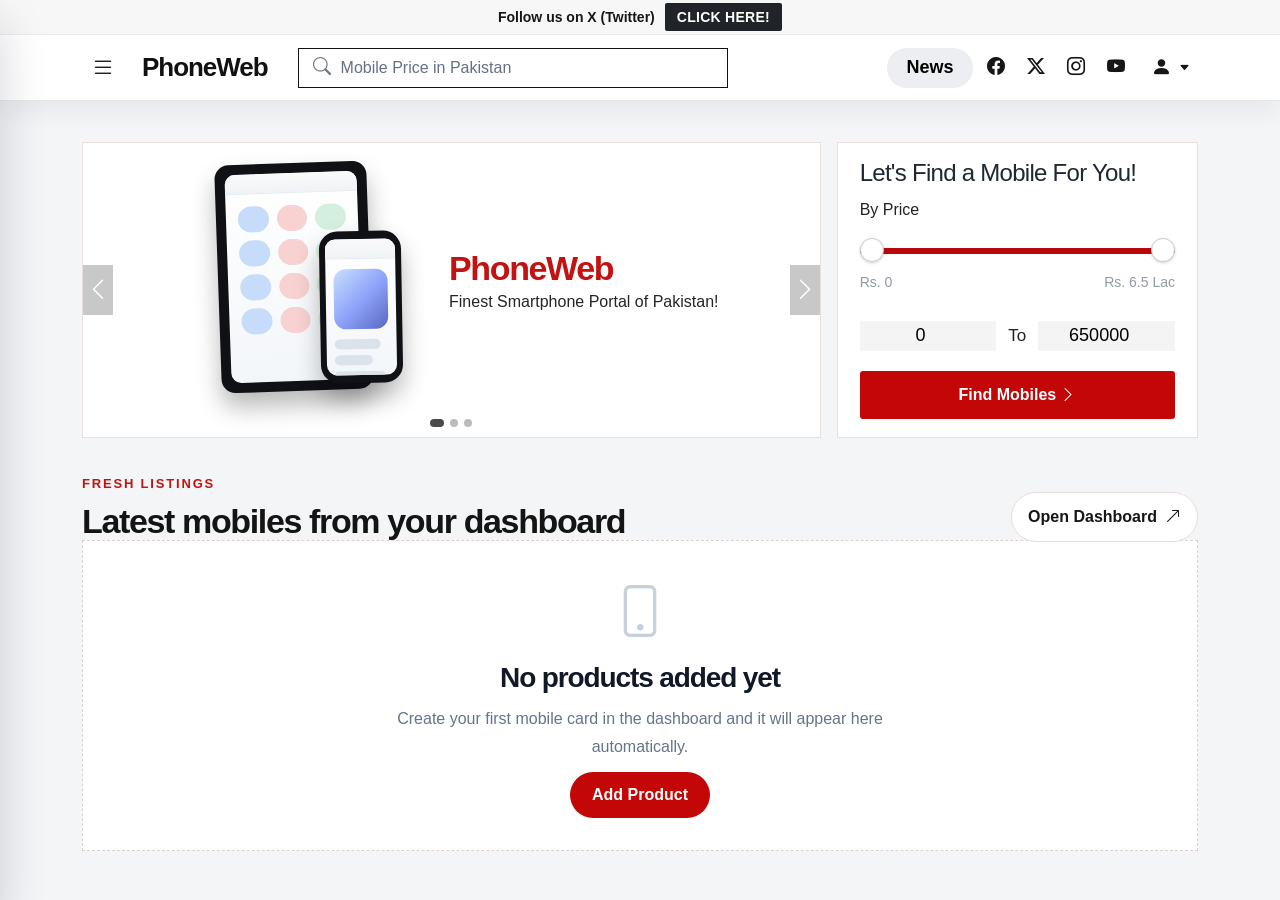
<file: index.html>
<!DOCTYPE html>
<html lang="en">
<head>
    <meta charset="UTF-8">
    <meta name="viewport" content="width=device-width, initial-scale=1.0">
    <title>Document</title>
    <link href="css/bootstrap-all.css" rel="stylesheet">
    <link href="style.css" rel="stylesheet" />
</head>
<body>
    <header class="site-header fixed-top">
        <div class="header-topbar">
            <div class="container">
                <div class="topbar-inner">
                    <span>Follow us on X (Twitter)</span>
                    <a class="topbar-cta" href="#">CLICK HERE!</a>
                </div>
            </div>
        </div>

        <nav class="navbar navbar-expand-lg header-navbar">
            <div class="container header-row">
                <button class="navbar-toggler header-toggle border-0 shadow-none" id="menuOpenButton" type="button" aria-label="Open menu" aria-controls="siteDrawer" aria-expanded="false">
                    <i class="bi bi-list"></i>
                </button>

                <a class="navbar-brand brand-mark" href="#">
                    PhoneWeb
                </a>

                <div class="collapse navbar-collapse" id="headerNav">
                    <div class="header-search-wrap">
                        <form class="header-search" role="search">
                            <i class="bi bi-search"></i>
                            <input class="form-control border-0 shadow-none" type="search" placeholder="Mobile Price in Pakistan" aria-label="Search">
                        </form>
                    </div>

                    <ul class="navbar-nav header-actions ms-lg-auto">
                        <li class="nav-item">
                            <a class="nav-link news-pill active" href="#">News</a>
                        </li>
                        <li class="nav-item">
                            <a class="nav-link social-link" href="#" aria-label="Facebook">
                                <i class="bi bi-facebook"></i>
                            </a>
                        </li>
                        <li class="nav-item">
                            <a class="nav-link social-link" href="#" aria-label="X">
                                <i class="bi bi-twitter-x"></i>
                            </a>
                        </li>
                        <li class="nav-item">
                            <a class="nav-link social-link" href="#" aria-label="Instagram">
                                <i class="bi bi-instagram"></i>
                            </a>
                        </li>
                        <li class="nav-item">
                            <a class="nav-link social-link" href="#" aria-label="YouTube">
                                <i class="bi bi-youtube"></i>
                            </a>
                        </li>
                        <li class="nav-item account-item">
                            <a class="nav-link account-link" href="#">
                                <i class="bi bi-person-fill"></i>
                                <i class="bi bi-caret-down-fill account-caret"></i>
                            </a>
                        </li>
                    </ul>
                </div>
            </div>
        </nav>
    </header>

    <div class="site-drawer-backdrop" id="menuBackdrop"></div>
    <aside class="site-drawer" id="siteDrawer" aria-label="Site menu">
        <div class="site-drawer-header">
            <div class="site-drawer-brand">PhoneWeb</div>
            <button class="site-drawer-close" id="menuCloseButton" type="button" aria-label="Close menu">
                <i class="bi bi-arrow-left"></i>
            </button>
        </div>
        <ul class="site-drawer-menu" id="drawerMenu"></ul>
    </aside>

    <main class="page-shell">
        <section class="hero-section">
            <div class="container">
                <div class="row g-3 align-items-stretch">
                    <div class="col-lg-8">
                        <div class="hero-showcase">
                            <button class="hero-nav hero-nav-prev" type="button" aria-label="Previous slide">
                                <i class="bi bi-chevron-left"></i>
                            </button>

                            <div class="hero-slides">
                                <article class="hero-slide active" data-slide>
                                    <div class="device-stack" aria-hidden="true">
                                        <div class="tablet-frame">
                                            <div class="device-screen">
                                                <div class="screen-topbar"></div>
                                                <div class="screen-grid">
                                                    <span></span>
                                                    <span></span>
                                                    <span></span>
                                                    <span></span>
                                                    <span></span>
                                                    <span></span>
                                                    <span></span>
                                                    <span></span>
                                                    <span></span>
                                                    <span></span>
                                                    <span></span>
                                                    <span></span>
                                                </div>
                                            </div>
                                        </div>

                                        <div class="phone-frame">
                                            <div class="device-screen">
                                                <div class="screen-topbar"></div>
                                                <div class="phone-product">
                                                    <div class="phone-preview"></div>
                                                    <div class="phone-lines">
                                                        <span></span>
                                                        <span></span>
                                                        <span></span>
                                                        <span></span>
                                                    </div>
                                                </div>
                                            </div>
                                        </div>
                                    </div>

                                    <div class="hero-copy">
                                        <h1>PhoneWeb</h1>
                                        <p>Finest Smartphone Portal of Pakistan!</p>
                                    </div>
                                </article>

                                <article class="hero-slide" data-slide>
                                    <div class="device-stack alt-layout" aria-hidden="true">
                                        <div class="tablet-frame">
                                            <div class="device-screen">
                                                <div class="screen-topbar"></div>
                                                <div class="screen-grid">
                                                    <span></span>
                                                    <span></span>
                                                    <span></span>
                                                    <span></span>
                                                    <span></span>
                                                    <span></span>
                                                    <span></span>
                                                    <span></span>
                                                    <span></span>
                                                    <span></span>
                                                    <span></span>
                                                    <span></span>
                                                </div>
                                            </div>
                                        </div>

                                        <div class="phone-frame">
                                            <div class="device-screen">
                                                <div class="screen-topbar"></div>
                                                <div class="phone-product">
                                                    <div class="phone-preview"></div>
                                                    <div class="phone-lines">
                                                        <span></span>
                                                        <span></span>
                                                        <span></span>
                                                        <span></span>
                                                    </div>
                                                </div>
                                            </div>
                                        </div>
                                    </div>

                                    <div class="hero-copy">
                                        <h1>PhoneWeb</h1>
                                        <p>Compare prices, specs, and the latest launches in one place.</p>
                                    </div>
                                </article>

                                <article class="hero-slide" data-slide>
                                    <div class="device-stack warm-layout" aria-hidden="true">
                                        <div class="tablet-frame">
                                            <div class="device-screen">
                                                <div class="screen-topbar"></div>
                                                <div class="screen-grid">
                                                    <span></span>
                                                    <span></span>
                                                    <span></span>
                                                    <span></span>
                                                    <span></span>
                                                    <span></span>
                                                    <span></span>
                                                    <span></span>
                                                    <span></span>
                                                    <span></span>
                                                    <span></span>
                                                    <span></span>
                                                </div>
                                            </div>
                                        </div>

                                        <div class="phone-frame">
                                            <div class="device-screen">
                                                <div class="screen-topbar"></div>
                                                <div class="phone-product">
                                                    <div class="phone-preview"></div>
                                                    <div class="phone-lines">
                                                        <span></span>
                                                        <span></span>
                                                        <span></span>
                                                        <span></span>
                                                    </div>
                                                </div>
                                            </div>
                                        </div>
                                    </div>

                                    <div class="hero-copy">
                                        <h1>PhoneWeb</h1>
                                        <p>Discover your next phone with smart filters and fast browsing.</p>
                                    </div>
                                </article>
                            </div>

                            <button class="hero-nav hero-nav-next" type="button" aria-label="Next slide">
                                <i class="bi bi-chevron-right"></i>
                            </button>

                            <div class="hero-dots">
                                <button class="hero-dot active" type="button" aria-label="Go to slide 1"></button>
                                <button class="hero-dot" type="button" aria-label="Go to slide 2"></button>
                                <button class="hero-dot" type="button" aria-label="Go to slide 3"></button>
                            </div>
                        </div>
                    </div>

                    <div class="col-lg-4">
                        <aside class="finder-card">
                            <h2>Let's Find a Mobile For You!</h2>
                            <p class="finder-label">By Price</p>

                            <div class="price-slider">
                                <div class="price-track"></div>
                                <div class="price-progress" id="priceProgress"></div>
                                <input class="range-input range-min" id="minRange" type="range" min="0" max="650000" step="5000" value="0">
                                <input class="range-input range-max" id="maxRange" type="range" min="0" max="650000" step="5000" value="650000">
                            </div>

                            <div class="price-limits">
                                <span>Rs. <span id="minLabel">0</span></span>
                                <span>Rs. <span id="maxLabel">6.5 Lac</span></span>
                            </div>

                            <div class="price-boxes">
                                <input class="price-box" id="minInput" type="number" min="0" max="650000" step="5000" value="0">
                                <span class="price-separator">To</span>
                                <input class="price-box" id="maxInput" type="number" min="0" max="650000" step="5000" value="650000">
                            </div>

                            <a class="finder-button" href="#">
                                Find Mobiles
                                <i class="bi bi-chevron-right"></i>
                            </a>
                        </aside>
                    </div>
                </div>
            </div>
        </section>

        <section class="products-section">
            <div class="container">
                <div class="section-heading">
                    <div>
                        <p class="section-kicker">Fresh Listings</p>
                        <h2 class="section-title-main">Latest mobiles from your dashboard</h2>
                    </div>
                    <a class="section-link" href="dashboard.html">
                        Open Dashboard
                        <i class="bi bi-arrow-up-right"></i>
                    </a>
                </div>

                <div class="row g-4" id="productList"></div>

                <div class="empty-products" id="emptyProducts">
                    <i class="bi bi-phone"></i>
                    <h3>No products added yet</h3>
                    <p>Create your first mobile card in the dashboard and it will appear here automatically.</p>
                    <a href="dashboard.html">Add Product</a>
                </div>
            </div>
        </section>
    </main>
    <script src="js/bootstrap.bundle.min.js"></script>
    <script>
        const menuItems = [
            {
                type: 'accordion',
                label: 'Top Brands',
                icon: 'bi-phone',
                children: ['Apple', 'Samsung', 'Xiaomi', 'Vivo', 'Oppo']
            },
            {
                type: 'accordion',
                label: 'Budget',
                icon: 'bi-cash-stack',
                children: [
                    'Under Rs. 20,000',
                    'Rs. 20,000 - 40,000',
                    'Rs. 40,000 - 60,000',
                    'Rs. 60,000 - 100,000',
                    'Above Rs. 100,000'
                ]
            },
            { type: 'link', label: 'Phone Finder', icon: 'bi-search', href: '#' },
            { type: 'link', label: 'Latest Mobiles', icon: 'bi-stars', href: '#' },
            { type: 'link', label: 'Upcoming Mobiles', icon: 'bi-calendar-event', href: '#' },
            { type: 'link', label: 'Latest News', icon: 'bi-newspaper', href: 'latestnews.html' },
            { type: 'link', label: 'Dashboard', icon: 'bi-grid-1x2-fill', href: 'dashboard.html' },
            { type: 'link', label: 'Contact Us', icon: 'bi-envelope', href: '#' }
        ];

        const drawerMenu = document.getElementById('drawerMenu');
        const drawer = document.getElementById('siteDrawer');
        const backdrop = document.getElementById('menuBackdrop');
        const openButton = document.getElementById('menuOpenButton');
        const closeButton = document.getElementById('menuCloseButton');

        function createMenuItem(item, index) {
            const listItem = document.createElement('li');
            listItem.className = 'site-drawer-item';

            if (item.type === 'accordion') {
                const button = document.createElement('button');
                button.className = 'site-drawer-toggle';
                button.type = 'button';
                button.setAttribute('aria-expanded', index === 0 ? 'true' : 'false');

                const content = document.createElement('span');
                content.className = 'site-drawer-main';
                content.innerHTML = `<i class="bi ${item.icon}"></i><span>${item.label}</span>`;

                const chevron = document.createElement('i');
                chevron.className = 'bi bi-chevron-down site-drawer-chevron';

                const submenu = document.createElement('div');
                submenu.className = `site-drawer-submenu${index === 0 ? ' open' : ''}`;

                item.children.forEach((child) => {
                    const link = document.createElement('a');
                    link.href = '#';
                    link.textContent = child;
                    submenu.appendChild(link);
                });

                button.append(content, chevron);
                button.addEventListener('click', () => {
                    const expanded = button.getAttribute('aria-expanded') === 'true';
                    button.setAttribute('aria-expanded', String(!expanded));
                    submenu.classList.toggle('open', !expanded);
                });

                listItem.append(button, submenu);
                return listItem;
            }

            const link = document.createElement('a');
            link.className = 'site-drawer-link';
            link.href = item.href;
            link.innerHTML = `<span class="site-drawer-main"><i class="bi ${item.icon}"></i><span>${item.label}</span></span>`;
            listItem.appendChild(link);
            return listItem;
        }

        function renderMenu() {
            drawerMenu.innerHTML = '';
            menuItems.forEach((item, index) => {
                drawerMenu.appendChild(createMenuItem(item, index));
            });
        }

        function setMenuState(open) {
            drawer.classList.toggle('active', open);
            backdrop.classList.toggle('active', open);
            openButton.setAttribute('aria-expanded', String(open));
            document.body.style.overflow = open ? 'hidden' : '';
        }

        openButton.addEventListener('click', () => setMenuState(true));
        closeButton.addEventListener('click', () => setMenuState(false));
        backdrop.addEventListener('click', () => setMenuState(false));

        document.addEventListener('keydown', (event) => {
            if (event.key === 'Escape') {
                setMenuState(false);
            }
        });

        renderMenu();

        const storageKey = 'phoneWebProducts';
        const heroSlides = document.querySelectorAll('[data-slide]');
        const heroDots = document.querySelectorAll('.hero-dot');
        const prevButton = document.querySelector('.hero-nav-prev');
        const nextButton = document.querySelector('.hero-nav-next');
        const productList = document.getElementById('productList');
        const emptyProducts = document.getElementById('emptyProducts');
        let currentSlide = 0;

        function renderHeroSlide(index) {
            heroSlides.forEach((slide, slideIndex) => {
                slide.classList.toggle('active', slideIndex === index);
            });

            heroDots.forEach((dot, dotIndex) => {
                dot.classList.toggle('active', dotIndex === index);
            });
        }

        function goToHeroSlide(index) {
            currentSlide = (index + heroSlides.length) % heroSlides.length;
            renderHeroSlide(currentSlide);
        }

        prevButton.addEventListener('click', () => goToHeroSlide(currentSlide - 1));
        nextButton.addEventListener('click', () => goToHeroSlide(currentSlide + 1));
        heroDots.forEach((dot, index) => {
            dot.addEventListener('click', () => goToHeroSlide(index));
        });

        setInterval(() => {
            goToHeroSlide(currentSlide + 1);
        }, 4500);

        renderHeroSlide(currentSlide);

        function formatProductPrice(value) {
            const number = Number(value) || 0;
            return `Rs. ${number.toLocaleString()}`;
        }

        function getStoredProducts() {
            try {
                return JSON.parse(localStorage.getItem(storageKey)) || [];
            } catch (error) {
                return [];
            }
        }

        function createProductCard(product) {
            const column = document.createElement('div');
            column.className = 'col-md-6 col-xl-4';

            const card = document.createElement('article');
            card.className = 'product-card';

            const media = document.createElement('div');
            media.className = 'product-card-media';

            if (product.image) {
                const image = document.createElement('img');
                image.src = product.image;
                image.alt = product.title;
                media.appendChild(image);
            } else {
                const placeholder = document.createElement('div');
                placeholder.className = 'product-card-placeholder';
                placeholder.innerHTML = '<i class="bi bi-phone-fill"></i>';
                media.appendChild(placeholder);
            }

            const body = document.createElement('div');
            body.className = 'product-card-body';

            const badge = document.createElement('div');
            badge.className = 'product-badge';
            badge.textContent = 'PhoneWeb Pick';

            const title = document.createElement('h3');
            title.textContent = product.title;

            const description = document.createElement('p');
            description.textContent = product.description;

            const footer = document.createElement('div');
            footer.className = 'product-card-footer';

            const price = document.createElement('strong');
            price.textContent = formatProductPrice(product.price);

            const meta = document.createElement('span');
            meta.textContent = 'New listing';

            footer.append(price, meta);
            body.append(badge, title, description, footer);
            card.append(media, body);
            column.appendChild(card);

            return column;
        }

        function renderStoredProducts() {
            const products = getStoredProducts();
            productList.innerHTML = '';

            if (!products.length) {
                emptyProducts.style.display = 'grid';
                return;
            }

            emptyProducts.style.display = 'none';
            products.forEach((product) => {
                productList.appendChild(createProductCard(product));
            });
        }

        renderStoredProducts();
        window.addEventListener('storage', renderStoredProducts);
        window.addEventListener('focus', renderStoredProducts);

        const minRange = document.getElementById('minRange');
        const maxRange = document.getElementById('maxRange');
        const minInput = document.getElementById('minInput');
        const maxInput = document.getElementById('maxInput');
        const minLabel = document.getElementById('minLabel');
        const maxLabel = document.getElementById('maxLabel');
        const priceProgress = document.getElementById('priceProgress');
        const maxPrice = 650000;
        const minGap = 5000;

        function formatLabel(value) {
            return value >= 100000 ? `${(value / 100000).toFixed(value % 100000 === 0 ? 0 : 1)} Lac` : value.toLocaleString();
        }

        function updateSlider(fromMinInput = false) {
            let minValue = Number(minRange.value);
            let maxValue = Number(maxRange.value);

            if (maxValue - minValue < minGap) {
                if (fromMinInput) {
                    minValue = maxValue - minGap;
                    minRange.value = minValue;
                } else {
                    maxValue = minValue + minGap;
                    maxRange.value = maxValue;
                }
            }

            minInput.value = minValue;
            maxInput.value = maxValue;
            minLabel.textContent = minValue.toLocaleString();
            maxLabel.textContent = formatLabel(maxValue);

            const left = (minValue / maxPrice) * 100;
            const right = (maxValue / maxPrice) * 100;
            priceProgress.style.left = `${left}%`;
            priceProgress.style.width = `${right - left}%`;
        }

        function updateFromBoxes() {
            let minValue = Math.max(0, Math.min(Number(minInput.value) || 0, maxPrice - minGap));
            let maxValue = Math.min(maxPrice, Math.max(Number(maxInput.value) || maxPrice, minGap));

            if (maxValue - minValue < minGap) {
                maxValue = Math.min(maxPrice, minValue + minGap);
            }

            minRange.value = minValue;
            maxRange.value = maxValue;
            updateSlider(true);
        }

        minRange.addEventListener('input', () => updateSlider(true));
        maxRange.addEventListener('input', () => updateSlider(false));
        minInput.addEventListener('input', updateFromBoxes);
        maxInput.addEventListener('input', updateFromBoxes);

        updateSlider(true);
    </script>
</body>
</html>
</file>
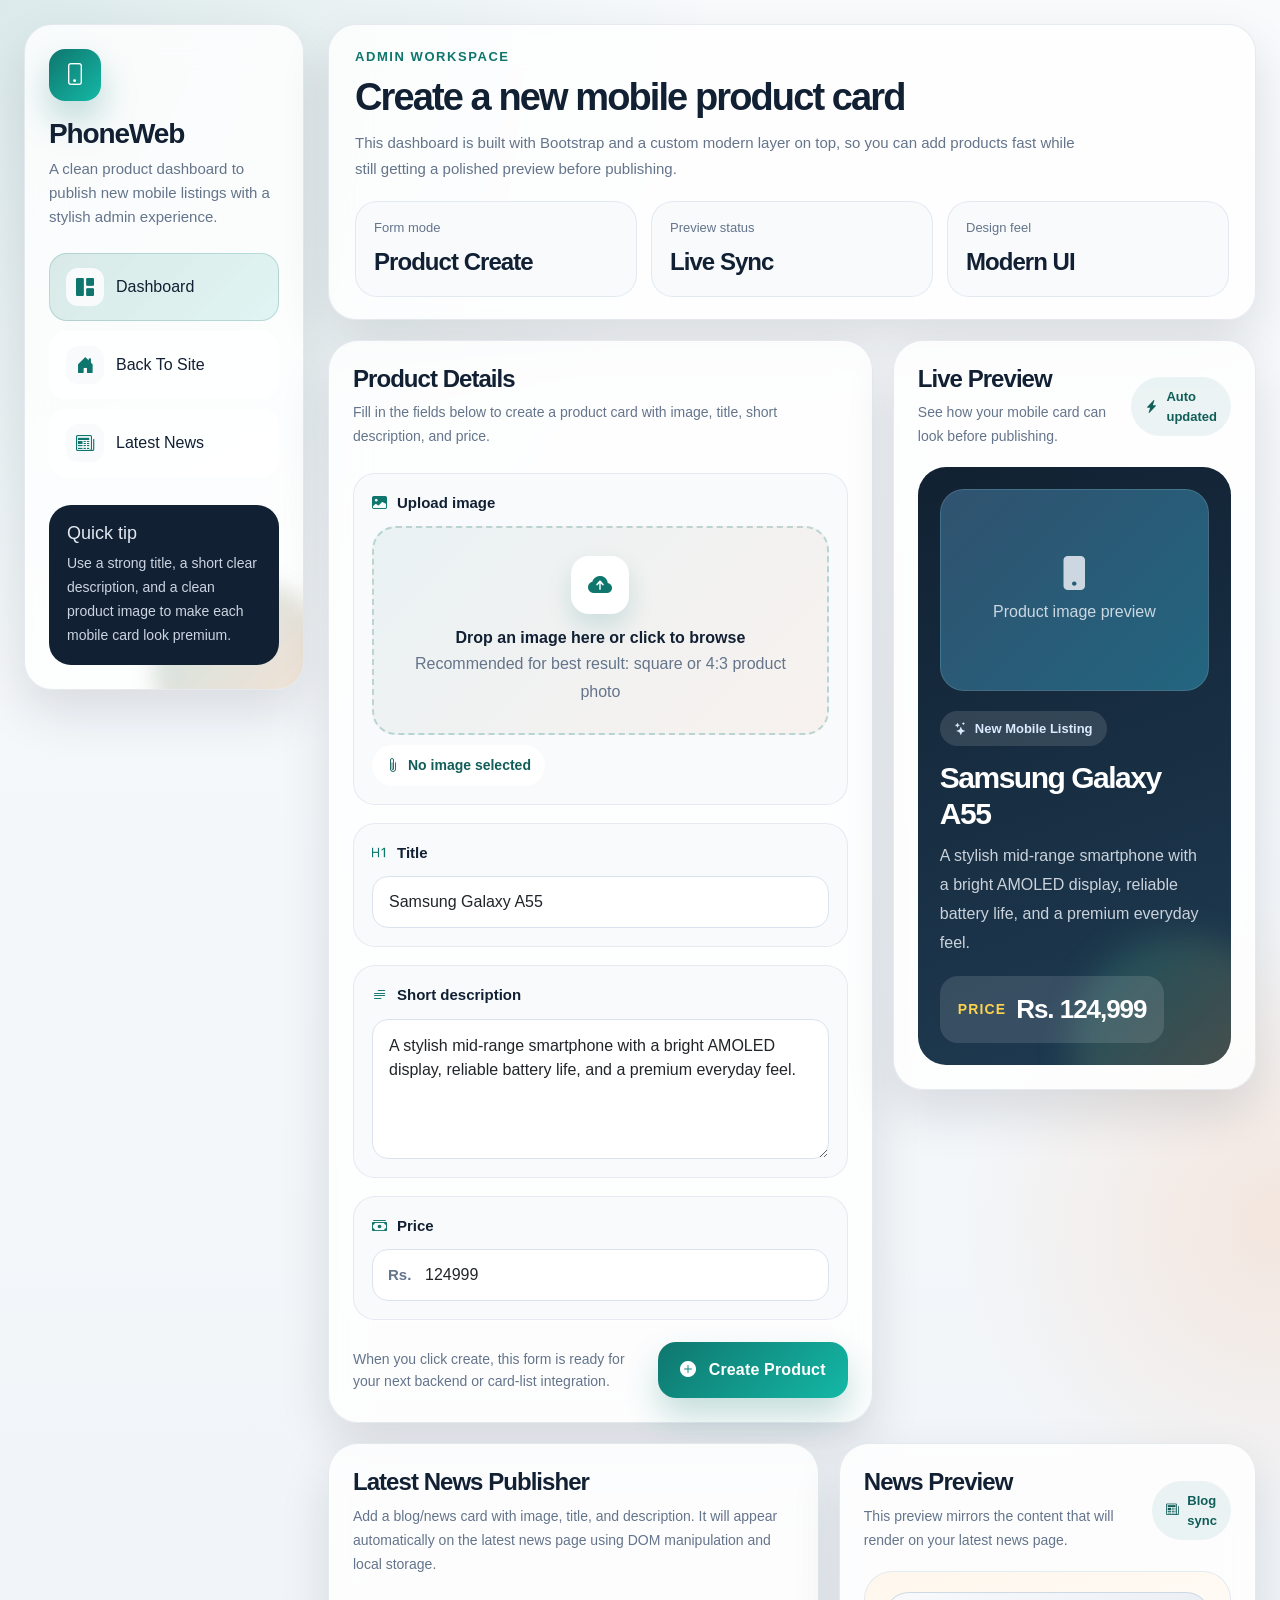
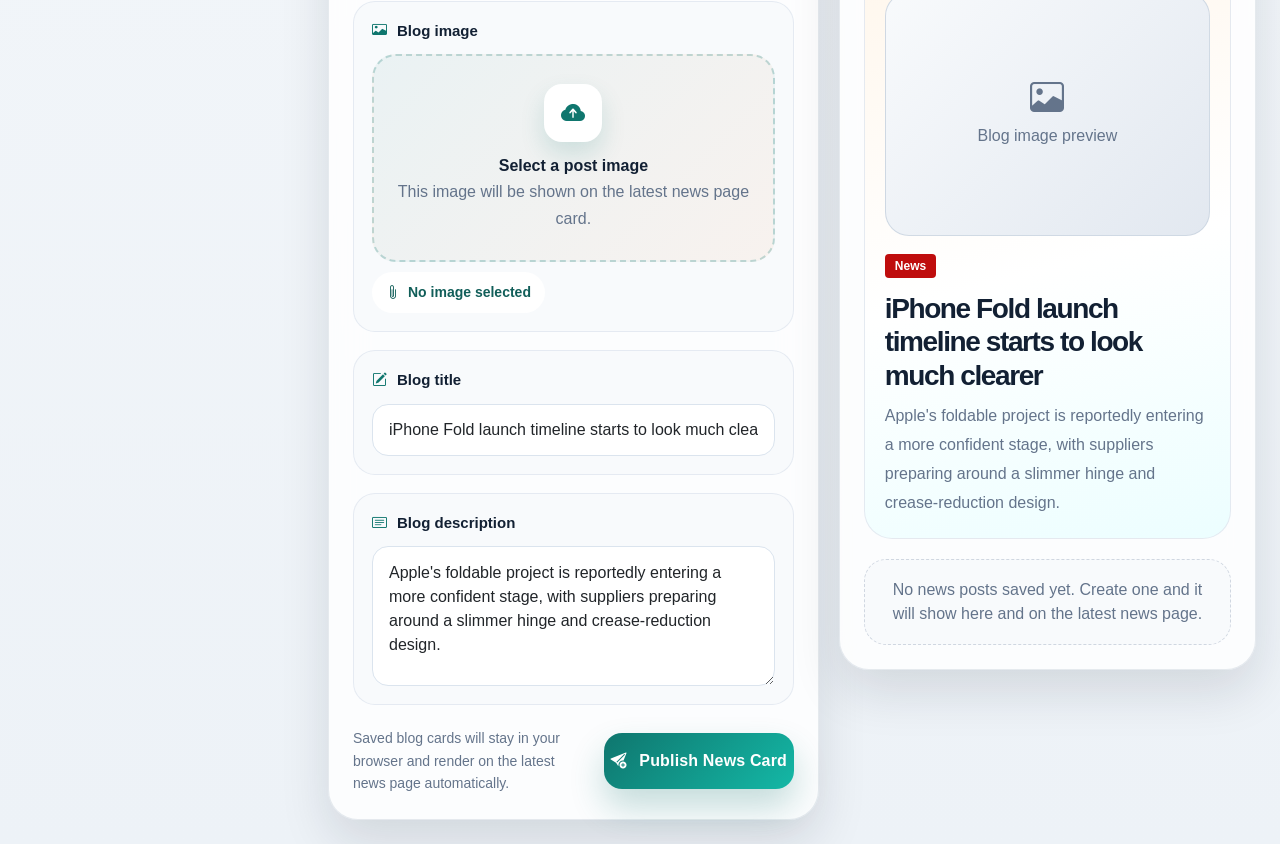
<file: dashboard.html>
<!DOCTYPE html>
<html lang="en">
<head>
    <meta charset="UTF-8">
    <meta name="viewport" content="width=device-width, initial-scale=1.0">
    <title>PhoneWeb Dashboard</title>
    <link href="css/bootstrap-all.css" rel="stylesheet">
    <style>
        :root {
            --dash-bg: #edf2f7;
            --dash-surface: rgba(255, 255, 255, 0.82);
            --dash-border: rgba(148, 163, 184, 0.22);
            --dash-text: #122033;
            --dash-muted: #64748b;
            --dash-accent: #0f766e;
            --dash-accent-dark: #115e59;
            --dash-highlight: #f97316;
            --dash-shadow: 0 22px 50px rgba(15, 23, 42, 0.12);
        }

        * {
            box-sizing: border-box;
        }

        body {
            margin: 0;
            min-height: 100vh;
            font-family: Arial, Helvetica, sans-serif;
            color: var(--dash-text);
            background:
                radial-gradient(circle at top left, rgba(15, 118, 110, 0.12), transparent 26%),
                radial-gradient(circle at right, rgba(249, 115, 22, 0.12), transparent 18%),
                linear-gradient(180deg, #f8fafc 0%, var(--dash-bg) 100%);
        }

        .dashboard-shell {
            min-height: 100vh;
            padding: 24px;
        }

        .dashboard-grid {
            display: grid;
            grid-template-columns: 280px minmax(0, 1fr);
            gap: 24px;
            align-items: start;
        }

        .glass-panel {
            background: var(--dash-surface);
            backdrop-filter: blur(18px);
            border: 1px solid var(--dash-border);
            box-shadow: var(--dash-shadow);
        }

        .sidebar-panel {
            position: sticky;
            top: 24px;
            border-radius: 28px;
            padding: 24px;
            overflow: hidden;
        }

        .sidebar-panel::before {
            content: "";
            position: absolute;
            inset: auto -30px -70px auto;
            width: 180px;
            height: 180px;
            border-radius: 999px;
            background: linear-gradient(135deg, rgba(15, 118, 110, 0.2), rgba(249, 115, 22, 0.2));
            filter: blur(10px);
        }

        .brand-chip {
            width: 52px;
            height: 52px;
            display: inline-flex;
            align-items: center;
            justify-content: center;
            border-radius: 16px;
            background: linear-gradient(135deg, var(--dash-accent), #14b8a6);
            color: #fff;
            font-size: 22px;
            box-shadow: 0 18px 36px rgba(15, 118, 110, 0.28);
        }

        .brand-title {
            margin: 16px 0 6px;
            font-size: 28px;
            font-weight: 800;
            letter-spacing: -0.04em;
        }

        .brand-subtitle {
            margin: 0 0 24px;
            color: var(--dash-muted);
            font-size: 15px;
            line-height: 1.6;
        }

        .nav-stack {
            display: grid;
            gap: 10px;
            margin-bottom: 28px;
        }

        .nav-card {
            display: flex;
            align-items: center;
            gap: 12px;
            padding: 14px 16px;
            border-radius: 18px;
            color: var(--dash-text);
            text-decoration: none;
            background: rgba(255, 255, 255, 0.72);
            border: 1px solid rgba(255, 255, 255, 0.7);
        }

        .nav-card.active {
            background: linear-gradient(135deg, rgba(15, 118, 110, 0.14), rgba(20, 184, 166, 0.12));
            border-color: rgba(15, 118, 110, 0.2);
        }

        .nav-card i {
            width: 38px;
            height: 38px;
            display: inline-flex;
            align-items: center;
            justify-content: center;
            border-radius: 12px;
            background: #f8fafc;
            color: var(--dash-accent);
            font-size: 18px;
        }

        .sidebar-note {
            position: relative;
            z-index: 1;
            padding: 18px;
            border-radius: 22px;
            background: #122033;
            color: #e2e8f0;
        }

        .sidebar-note h3 {
            margin: 0 0 8px;
            font-size: 18px;
        }

        .sidebar-note p {
            margin: 0;
            font-size: 14px;
            line-height: 1.7;
            color: #cbd5e1;
        }

        .content-stack {
            display: grid;
            gap: 20px;
        }

        .topbar-panel {
            border-radius: 28px;
            padding: 22px 26px;
        }

        .eyebrow {
            margin: 0 0 8px;
            color: var(--dash-accent);
            font-size: 13px;
            font-weight: 700;
            letter-spacing: 0.12em;
            text-transform: uppercase;
        }

        .page-title {
            margin: 0;
            font-size: 38px;
            font-weight: 800;
            letter-spacing: -0.05em;
        }

        .page-desc {
            margin: 10px 0 0;
            max-width: 720px;
            color: var(--dash-muted);
            font-size: 15px;
            line-height: 1.7;
        }

        .hero-stats {
            display: grid;
            grid-template-columns: repeat(3, minmax(0, 1fr));
            gap: 14px;
            margin-top: 20px;
        }

        .stat-tile {
            padding: 16px 18px;
            border-radius: 22px;
            background: rgba(248, 250, 252, 0.92);
            border: 1px solid rgba(226, 232, 240, 0.9);
        }

        .stat-tile span {
            display: block;
            color: var(--dash-muted);
            font-size: 13px;
        }

        .stat-tile strong {
            display: block;
            margin-top: 6px;
            font-size: 24px;
            font-weight: 800;
            letter-spacing: -0.04em;
        }

        .dashboard-main {
            display: grid;
            grid-template-columns: minmax(0, 1.2fr) minmax(320px, 0.8fr);
            gap: 20px;
            align-items: start;
        }

        .form-panel,
        .preview-panel {
            border-radius: 30px;
            padding: 24px;
        }

        .section-title {
            margin: 0;
            font-size: 24px;
            font-weight: 800;
            letter-spacing: -0.04em;
        }

        .section-copy {
            margin: 8px 0 0;
            color: var(--dash-muted);
            font-size: 14px;
            line-height: 1.7;
        }

        .form-grid {
            display: grid;
            gap: 18px;
            margin-top: 24px;
        }

        .field-card {
            padding: 18px;
            border-radius: 22px;
            background: rgba(248, 250, 252, 0.9);
            border: 1px solid rgba(226, 232, 240, 0.85);
        }

        .field-label {
            display: flex;
            align-items: center;
            gap: 10px;
            margin-bottom: 12px;
            font-size: 15px;
            font-weight: 700;
        }

        .field-label i {
            color: var(--dash-accent);
        }

        .form-control,
        .form-control:focus {
            border-radius: 16px;
            border-color: #dbe4ee;
            box-shadow: none;
            min-height: 52px;
            padding-left: 16px;
            padding-right: 16px;
        }

        textarea.form-control {
            min-height: 140px;
            resize: vertical;
            padding-top: 14px;
        }

        .upload-zone {
            position: relative;
            display: grid;
            justify-items: center;
            gap: 12px;
            padding: 28px 20px;
            border: 2px dashed rgba(15, 118, 110, 0.24);
            border-radius: 24px;
            background:
                linear-gradient(135deg, rgba(15, 118, 110, 0.06), rgba(249, 115, 22, 0.06));
            text-align: center;
        }

        .upload-zone i {
            width: 58px;
            height: 58px;
            display: inline-flex;
            align-items: center;
            justify-content: center;
            border-radius: 18px;
            background: #fff;
            color: var(--dash-accent);
            font-size: 24px;
            box-shadow: 0 12px 24px rgba(15, 118, 110, 0.16);
        }

        .upload-zone p {
            margin: 0;
            color: var(--dash-muted);
            line-height: 1.7;
        }

        .upload-zone input[type="file"] {
            position: absolute;
            inset: 0;
            opacity: 0;
            cursor: pointer;
        }

        .upload-meta {
            display: inline-flex;
            align-items: center;
            gap: 8px;
            margin-top: 10px;
            padding: 10px 14px;
            border-radius: 999px;
            background: #fff;
            color: var(--dash-accent-dark);
            font-size: 14px;
            font-weight: 700;
        }

        .price-wrap {
            position: relative;
        }

        .price-wrap .currency {
            position: absolute;
            top: 50%;
            left: 16px;
            transform: translateY(-50%);
            color: var(--dash-muted);
            font-size: 15px;
            font-weight: 700;
        }

        .price-wrap .form-control {
            padding-left: 52px;
        }

        .action-row {
            display: flex;
            align-items: center;
            justify-content: space-between;
            gap: 16px;
            padding-top: 4px;
        }

        .micro-copy {
            color: var(--dash-muted);
            font-size: 14px;
            line-height: 1.6;
        }

        .create-btn {
            min-width: 190px;
            min-height: 56px;
            border: 0;
            border-radius: 18px;
            background: linear-gradient(135deg, var(--dash-accent), #14b8a6);
            color: #fff;
            font-size: 16px;
            font-weight: 800;
            letter-spacing: 0.01em;
            box-shadow: 0 18px 34px rgba(15, 118, 110, 0.24);
        }

        .submit-message {
            display: none;
            align-items: center;
            gap: 10px;
            margin-top: 16px;
            padding: 14px 16px;
            border-radius: 18px;
            background: rgba(15, 118, 110, 0.08);
            color: var(--dash-accent-dark);
            font-size: 14px;
            font-weight: 700;
        }

        .preview-header {
            display: flex;
            align-items: center;
            justify-content: space-between;
            gap: 16px;
            margin-bottom: 18px;
        }

        .preview-badge {
            display: inline-flex;
            align-items: center;
            gap: 8px;
            padding: 10px 14px;
            border-radius: 999px;
            background: rgba(15, 118, 110, 0.08);
            color: var(--dash-accent-dark);
            font-size: 13px;
            font-weight: 700;
        }

        .product-preview {
            position: relative;
            overflow: hidden;
            border-radius: 28px;
            background: linear-gradient(160deg, #112132 0%, #1f3b52 100%);
            color: #fff;
            padding: 22px;
            min-height: 100%;
        }

        .product-preview::after {
            content: "";
            position: absolute;
            inset: auto -60px -90px auto;
            width: 220px;
            height: 220px;
            border-radius: 999px;
            background: linear-gradient(135deg, rgba(20, 184, 166, 0.22), rgba(249, 115, 22, 0.28));
            filter: blur(16px);
        }

        .preview-image {
            position: relative;
            z-index: 1;
            width: 100%;
            aspect-ratio: 4 / 3;
            display: grid;
            place-items: center;
            overflow: hidden;
            border-radius: 24px;
            background:
                linear-gradient(135deg, rgba(255, 255, 255, 0.12), rgba(255, 255, 255, 0.04)),
                linear-gradient(135deg, #133b5c, #1a5f7a);
            border: 1px solid rgba(255, 255, 255, 0.12);
            margin-bottom: 20px;
        }

        .preview-image img {
            width: 100%;
            height: 100%;
            object-fit: cover;
            display: none;
        }

        .preview-placeholder {
            text-align: center;
            color: rgba(226, 232, 240, 0.88);
        }

        .preview-placeholder i {
            display: inline-flex;
            margin-bottom: 10px;
            font-size: 34px;
        }

        .preview-tag {
            position: relative;
            z-index: 1;
            display: inline-flex;
            align-items: center;
            gap: 8px;
            margin-bottom: 14px;
            padding: 8px 14px;
            border-radius: 999px;
            background: rgba(255, 255, 255, 0.12);
            color: #dbeafe;
            font-size: 13px;
            font-weight: 700;
        }

        .preview-title {
            position: relative;
            z-index: 1;
            margin: 0;
            font-size: 30px;
            font-weight: 800;
            letter-spacing: -0.05em;
        }

        .preview-desc {
            position: relative;
            z-index: 1;
            margin: 10px 0 18px;
            color: rgba(226, 232, 240, 0.88);
            line-height: 1.8;
        }

        .preview-price {
            position: relative;
            z-index: 1;
            display: inline-flex;
            align-items: center;
            gap: 10px;
            padding: 14px 18px;
            border-radius: 18px;
            background: rgba(255, 255, 255, 0.12);
            font-size: 26px;
            font-weight: 800;
            letter-spacing: -0.04em;
        }

        .preview-price span {
            color: #fcd34d;
            font-size: 14px;
            font-weight: 700;
            letter-spacing: 0.08em;
            text-transform: uppercase;
        }

        .news-admin-grid {
            display: grid;
            grid-template-columns: minmax(0, 1fr) minmax(320px, 0.85fr);
            gap: 20px;
            align-items: start;
        }

        .news-preview {
            position: relative;
            overflow: hidden;
            border-radius: 28px;
            background: linear-gradient(165deg, #fff7ed 0%, #ffffff 52%, #ecfeff 100%);
            padding: 20px;
            border: 1px solid rgba(226, 232, 240, 0.88);
        }

        .news-preview-image {
            width: 100%;
            aspect-ratio: 4 / 3;
            display: grid;
            place-items: center;
            overflow: hidden;
            border-radius: 24px;
            background: linear-gradient(135deg, #f8fafc 0%, #e2e8f0 100%);
            border: 1px solid rgba(203, 213, 225, 0.85);
        }

        .news-preview-image img {
            width: 100%;
            height: 100%;
            object-fit: cover;
            display: none;
        }

        .news-preview-placeholder {
            text-align: center;
            color: #64748b;
        }

        .news-preview-placeholder i {
            display: inline-flex;
            margin-bottom: 10px;
            font-size: 34px;
        }

        .news-preview-tag {
            display: inline-flex;
            align-items: center;
            justify-content: center;
            min-height: 24px;
            margin-top: 18px;
            padding: 0 10px;
            border-radius: 4px;
            background: #bf0d0d;
            color: #fff;
            font-size: 12px;
            font-weight: 700;
        }

        .news-preview-title {
            margin: 14px 0 10px;
            font-size: 28px;
            font-weight: 800;
            letter-spacing: -0.05em;
        }

        .news-preview-desc {
            margin: 0;
            color: var(--dash-muted);
            line-height: 1.8;
        }

        .saved-list {
            display: grid;
            gap: 14px;
            margin-top: 20px;
        }

        .saved-item {
            display: grid;
            grid-template-columns: 86px minmax(0, 1fr);
            gap: 14px;
            align-items: center;
            padding: 14px;
            border-radius: 22px;
            background: rgba(248, 250, 252, 0.92);
            border: 1px solid rgba(226, 232, 240, 0.9);
        }

        .saved-thumb {
            width: 86px;
            height: 86px;
            display: grid;
            place-items: center;
            overflow: hidden;
            border-radius: 18px;
            background: linear-gradient(135deg, #dbeafe, #fef3c7);
            color: var(--dash-accent-dark);
            font-size: 28px;
        }

        .saved-thumb img {
            width: 100%;
            height: 100%;
            object-fit: cover;
            display: block;
        }

        .saved-copy h4 {
            margin: 0 0 6px;
            font-size: 17px;
            font-weight: 800;
        }

        .saved-copy p {
            margin: 0;
            color: var(--dash-muted);
            font-size: 14px;
            line-height: 1.6;
        }

        .saved-empty {
            padding: 18px;
            border-radius: 22px;
            background: rgba(248, 250, 252, 0.92);
            border: 1px dashed rgba(148, 163, 184, 0.4);
            color: var(--dash-muted);
            text-align: center;
        }

        @media (max-width: 1199.98px) {
            .dashboard-grid,
            .dashboard-main,
            .news-admin-grid {
                grid-template-columns: 1fr;
            }

            .sidebar-panel {
                position: static;
            }
        }

        @media (max-width: 767.98px) {
            .dashboard-shell {
                padding: 14px;
            }

            .topbar-panel,
            .form-panel,
            .preview-panel,
            .sidebar-panel {
                border-radius: 24px;
                padding: 18px;
            }

            .page-title {
                font-size: 30px;
            }

            .hero-stats {
                grid-template-columns: 1fr;
            }

            .action-row {
                flex-direction: column;
                align-items: stretch;
            }

            .create-btn {
                width: 100%;
            }
        }
    </style>
</head>
<body>
    <div class="dashboard-shell">
        <div class="dashboard-grid">
            <aside class="sidebar-panel glass-panel">
                <div class="brand-chip">
                    <i class="bi bi-phone"></i>
                </div>
                <h1 class="brand-title">PhoneWeb</h1>
                <p class="brand-subtitle">A clean product dashboard to publish new mobile listings with a stylish admin experience.</p>

                <nav class="nav-stack">
                    <a class="nav-card active" href="#">
                        <i class="bi bi-grid-1x2-fill"></i>
                        <span>Dashboard</span>
                    </a>
                    <a class="nav-card" href="index.html">
                        <i class="bi bi-house-door-fill"></i>
                        <span>Back To Site</span>
                    </a>
                    <a class="nav-card" href="latestnews.html">
                        <i class="bi bi-newspaper"></i>
                        <span>Latest News</span>
                    </a>
                </nav>

                <div class="sidebar-note">
                    <h3>Quick tip</h3>
                    <p>Use a strong title, a short clear description, and a clean product image to make each mobile card look premium.</p>
                </div>
            </aside>

            <div class="content-stack">
                <section class="topbar-panel glass-panel">
                    <p class="eyebrow">Admin Workspace</p>
                    <h2 class="page-title">Create a new mobile product card</h2>
                    <p class="page-desc">This dashboard is built with Bootstrap and a custom modern layer on top, so you can add products fast while still getting a polished preview before publishing.</p>

                    <div class="hero-stats">
                        <div class="stat-tile">
                            <span>Form mode</span>
                            <strong>Product Create</strong>
                        </div>
                        <div class="stat-tile">
                            <span>Preview status</span>
                            <strong>Live Sync</strong>
                        </div>
                        <div class="stat-tile">
                            <span>Design feel</span>
                            <strong>Modern UI</strong>
                        </div>
                    </div>
                </section>

                <section class="dashboard-main">
                    <div class="form-panel glass-panel">
                        <h3 class="section-title">Product Details</h3>
                        <p class="section-copy">Fill in the fields below to create a product card with image, title, short description, and price.</p>

                        <form class="form-grid" id="productForm">
                            <div class="field-card">
                                <label class="field-label" for="imageInput">
                                    <i class="bi bi-image-fill"></i>
                                    Upload image
                                </label>
                                <div class="upload-zone">
                                    <i class="bi bi-cloud-arrow-up-fill"></i>
                                    <div>
                                        <strong>Drop an image here or click to browse</strong>
                                        <p>Recommended for best result: square or 4:3 product photo</p>
                                    </div>
                                    <input id="imageInput" type="file" accept="image/*">
                                </div>
                                <div class="upload-meta" id="fileName">
                                    <i class="bi bi-paperclip"></i>
                                    No image selected
                                </div>
                            </div>

                            <div class="field-card">
                                <label class="field-label" for="titleInput">
                                    <i class="bi bi-type-h1"></i>
                                    Title
                                </label>
                                <input class="form-control" id="titleInput" type="text" placeholder="Enter mobile title" value="Samsung Galaxy A55">
                            </div>

                            <div class="field-card">
                                <label class="field-label" for="descriptionInput">
                                    <i class="bi bi-text-paragraph"></i>
                                    Short description
                                </label>
                                <textarea class="form-control" id="descriptionInput" placeholder="Write a short mobile description">A stylish mid-range smartphone with a bright AMOLED display, reliable battery life, and a premium everyday feel.</textarea>
                            </div>

                            <div class="field-card">
                                <label class="field-label" for="priceInput">
                                    <i class="bi bi-cash-stack"></i>
                                    Price
                                </label>
                                <div class="price-wrap">
                                    <span class="currency">Rs.</span>
                                    <input class="form-control" id="priceInput" type="number" min="0" step="1" placeholder="Enter price" value="124999">
                                </div>
                            </div>

                            <div class="action-row">
                                <p class="micro-copy mb-0">When you click create, this form is ready for your next backend or card-list integration.</p>
                                <button class="create-btn" type="submit">
                                    <i class="bi bi-plus-circle-fill me-2"></i>
                                    Create Product
                                </button>
                            </div>

                            <div class="submit-message" id="submitMessage">
                                <i class="bi bi-check2-circle"></i>
                                Product saved. Open the homepage to see it appended there.
                            </div>
                        </form>
                    </div>

                    <aside class="preview-panel glass-panel">
                        <div class="preview-header">
                            <div>
                                <h3 class="section-title">Live Preview</h3>
                                <p class="section-copy">See how your mobile card can look before publishing.</p>
                            </div>
                            <div class="preview-badge">
                                <i class="bi bi-lightning-charge-fill"></i>
                                Auto updated
                            </div>
                        </div>

                        <div class="product-preview">
                            <div class="preview-image">
                                <img id="previewImage" alt="Product preview">
                                <div class="preview-placeholder" id="previewPlaceholder">
                                    <i class="bi bi-phone-fill"></i>
                                    <div>Product image preview</div>
                                </div>
                            </div>

                            <div class="preview-tag">
                                <i class="bi bi-stars"></i>
                                New Mobile Listing
                            </div>
                            <h4 class="preview-title" id="previewTitle">Samsung Galaxy A55</h4>
                            <p class="preview-desc" id="previewDescription">A stylish mid-range smartphone with a bright AMOLED display, reliable battery life, and a premium everyday feel.</p>
                            <div class="preview-price">
                                <span>Price</span>
                                <strong id="previewPrice">Rs. 124,999</strong>
                            </div>
                        </div>
                    </aside>
                </section>

                <section class="news-admin-grid">
                    <div class="form-panel glass-panel">
                        <h3 class="section-title">Latest News Publisher</h3>
                        <p class="section-copy">Add a blog/news card with image, title, and description. It will appear automatically on the latest news page using DOM manipulation and local storage.</p>

                        <form class="form-grid" id="newsForm">
                            <div class="field-card">
                                <label class="field-label" for="newsImageInput">
                                    <i class="bi bi-card-image"></i>
                                    Blog image
                                </label>
                                <div class="upload-zone">
                                    <i class="bi bi-cloud-arrow-up-fill"></i>
                                    <div>
                                        <strong>Select a post image</strong>
                                        <p>This image will be shown on the latest news page card.</p>
                                    </div>
                                    <input id="newsImageInput" type="file" accept="image/*">
                                </div>
                                <div class="upload-meta" id="newsFileName">
                                    <i class="bi bi-paperclip"></i>
                                    No image selected
                                </div>
                            </div>

                            <div class="field-card">
                                <label class="field-label" for="newsTitleInput">
                                    <i class="bi bi-pencil-square"></i>
                                    Blog title
                                </label>
                                <input class="form-control" id="newsTitleInput" type="text" placeholder="Enter blog title" value="iPhone Fold launch timeline starts to look much clearer">
                            </div>

                            <div class="field-card">
                                <label class="field-label" for="newsDescriptionInput">
                                    <i class="bi bi-card-text"></i>
                                    Blog description
                                </label>
                                <textarea class="form-control" id="newsDescriptionInput" placeholder="Write a short blog description">Apple's foldable project is reportedly entering a more confident stage, with suppliers preparing around a slimmer hinge and crease-reduction design.</textarea>
                            </div>

                            <div class="action-row">
                                <p class="micro-copy mb-0">Saved blog cards will stay in your browser and render on the latest news page automatically.</p>
                                <button class="create-btn" type="submit">
                                    <i class="bi bi-send-plus-fill me-2"></i>
                                    Publish News Card
                                </button>
                            </div>

                            <div class="submit-message" id="newsSubmitMessage">
                                <i class="bi bi-check2-circle"></i>
                                News post saved successfully.
                            </div>
                        </form>
                    </div>

                    <aside class="preview-panel glass-panel">
                        <div class="preview-header">
                            <div>
                                <h3 class="section-title">News Preview</h3>
                                <p class="section-copy">This preview mirrors the content that will render on your latest news page.</p>
                            </div>
                            <div class="preview-badge">
                                <i class="bi bi-newspaper"></i>
                                Blog sync
                            </div>
                        </div>

                        <div class="news-preview">
                            <div class="news-preview-image">
                                <img id="newsPreviewImage" alt="News preview">
                                <div class="news-preview-placeholder" id="newsPreviewPlaceholder">
                                    <i class="bi bi-image"></i>
                                    <div>Blog image preview</div>
                                </div>
                            </div>
                            <div class="news-preview-tag">News</div>
                            <h4 class="news-preview-title" id="newsPreviewTitle">iPhone Fold launch timeline starts to look much clearer</h4>
                            <p class="news-preview-desc" id="newsPreviewDescription">Apple's foldable project is reportedly entering a more confident stage, with suppliers preparing around a slimmer hinge and crease-reduction design.</p>
                        </div>

                        <div class="saved-list" id="savedNewsList"></div>
                    </aside>
                </section>
            </div>
        </div>
    </div>

    <script src="js/bootstrap.bundle.min.js"></script>
    <script>
        const imageInput = document.getElementById('imageInput');
        const fileName = document.getElementById('fileName');
        const titleInput = document.getElementById('titleInput');
        const descriptionInput = document.getElementById('descriptionInput');
        const priceInput = document.getElementById('priceInput');
        const previewImage = document.getElementById('previewImage');
        const previewPlaceholder = document.getElementById('previewPlaceholder');
        const previewTitle = document.getElementById('previewTitle');
        const previewDescription = document.getElementById('previewDescription');
        const previewPrice = document.getElementById('previewPrice');
        const productForm = document.getElementById('productForm');
        const submitMessage = document.getElementById('submitMessage');
        const storageKey = 'phoneWebProducts';
        const newsStorageKey = 'phoneWebNewsPosts';
        const newsForm = document.getElementById('newsForm');
        const newsImageInput = document.getElementById('newsImageInput');
        const newsFileName = document.getElementById('newsFileName');
        const newsTitleInput = document.getElementById('newsTitleInput');
        const newsDescriptionInput = document.getElementById('newsDescriptionInput');
        const newsPreviewImage = document.getElementById('newsPreviewImage');
        const newsPreviewPlaceholder = document.getElementById('newsPreviewPlaceholder');
        const newsPreviewTitle = document.getElementById('newsPreviewTitle');
        const newsPreviewDescription = document.getElementById('newsPreviewDescription');
        const newsSubmitMessage = document.getElementById('newsSubmitMessage');
        const savedNewsList = document.getElementById('savedNewsList');

        function formatPrice(value) {
            const number = Number(value) || 0;
            return `Rs. ${number.toLocaleString()}`;
        }

        function getStoredProducts() {
            try {
                return JSON.parse(localStorage.getItem(storageKey)) || [];
            } catch (error) {
                return [];
            }
        }

        function saveProducts(products) {
            localStorage.setItem(storageKey, JSON.stringify(products));
        }

        function getStoredNewsPosts() {
            try {
                return JSON.parse(localStorage.getItem(newsStorageKey)) || [];
            } catch (error) {
                return [];
            }
        }

        function saveNewsPosts(posts) {
            localStorage.setItem(newsStorageKey, JSON.stringify(posts));
        }

        function syncPreview() {
            previewTitle.textContent = titleInput.value.trim() || 'Your mobile title';
            previewDescription.textContent = descriptionInput.value.trim() || 'Your short description will appear here.';
            previewPrice.textContent = formatPrice(priceInput.value);
        }

        function syncNewsPreview() {
            newsPreviewTitle.textContent = newsTitleInput.value.trim() || 'Your blog title will appear here';
            newsPreviewDescription.textContent = newsDescriptionInput.value.trim() || 'Your blog description will appear here.';
        }

        function renderSavedNewsPosts() {
            const posts = getStoredNewsPosts();
            savedNewsList.innerHTML = '';

            if (!posts.length) {
                savedNewsList.innerHTML = '<div class="saved-empty">No news posts saved yet. Create one and it will show here and on the latest news page.</div>';
                return;
            }

            posts.slice(0, 4).forEach((post) => {
                const item = document.createElement('article');
                item.className = 'saved-item';

                const thumb = document.createElement('div');
                thumb.className = 'saved-thumb';

                if (post.image) {
                    const image = document.createElement('img');
                    image.src = post.image;
                    image.alt = post.title;
                    thumb.appendChild(image);
                } else {
                    thumb.innerHTML = '<i class="bi bi-newspaper"></i>';
                }

                const copy = document.createElement('div');
                copy.className = 'saved-copy';

                const heading = document.createElement('h4');
                heading.textContent = post.title;

                const text = document.createElement('p');
                text.textContent = post.description;

                copy.append(heading, text);
                item.append(thumb, copy);
                savedNewsList.appendChild(item);
            });
        }

        imageInput.addEventListener('change', (event) => {
            const file = event.target.files[0];

            if (!file) {
                fileName.innerHTML = '<i class="bi bi-paperclip"></i>No image selected';
                previewImage.style.display = 'none';
                previewImage.removeAttribute('src');
                previewPlaceholder.style.display = 'block';
                return;
            }

            fileName.innerHTML = `<i class="bi bi-check2-circle"></i>${file.name}`;

            const reader = new FileReader();
            reader.onload = (loadEvent) => {
                previewImage.src = loadEvent.target.result;
                previewImage.style.display = 'block';
                previewPlaceholder.style.display = 'none';
            };
            reader.readAsDataURL(file);
        });

        newsImageInput.addEventListener('change', (event) => {
            const file = event.target.files[0];

            if (!file) {
                newsFileName.innerHTML = '<i class="bi bi-paperclip"></i>No image selected';
                newsPreviewImage.style.display = 'none';
                newsPreviewImage.removeAttribute('src');
                newsPreviewPlaceholder.style.display = 'block';
                return;
            }

            newsFileName.innerHTML = `<i class="bi bi-check2-circle"></i>${file.name}`;

            const reader = new FileReader();
            reader.onload = (loadEvent) => {
                newsPreviewImage.src = loadEvent.target.result;
                newsPreviewImage.style.display = 'block';
                newsPreviewPlaceholder.style.display = 'none';
            };
            reader.readAsDataURL(file);
        });

        titleInput.addEventListener('input', () => {
            submitMessage.style.display = 'none';
            syncPreview();
        });
        descriptionInput.addEventListener('input', () => {
            submitMessage.style.display = 'none';
            syncPreview();
        });
        priceInput.addEventListener('input', () => {
            submitMessage.style.display = 'none';
            syncPreview();
        });
        newsTitleInput.addEventListener('input', () => {
            newsSubmitMessage.style.display = 'none';
            syncNewsPreview();
        });
        newsDescriptionInput.addEventListener('input', () => {
            newsSubmitMessage.style.display = 'none';
            syncNewsPreview();
        });

        productForm.addEventListener('submit', (event) => {
            event.preventDefault();

            const title = titleInput.value.trim();
            const description = descriptionInput.value.trim();
            const price = Number(priceInput.value) || 0;
            const image = previewImage.getAttribute('src') || '';

            if (!title || !description || !price) {
                submitMessage.style.display = 'flex';
                submitMessage.innerHTML = '<i class="bi bi-exclamation-circle"></i>Please complete title, description, and price before creating the product.';
                return;
            }

            const products = getStoredProducts();
            products.unshift({
                id: Date.now(),
                title,
                description,
                price,
                image
            });

            saveProducts(products);
            submitMessage.style.display = 'flex';
            submitMessage.innerHTML = '<i class="bi bi-check2-circle"></i>Product saved. Open the homepage to see it appended there.';

            productForm.reset();
            fileName.innerHTML = '<i class="bi bi-paperclip"></i>No image selected';
            previewImage.style.display = 'none';
            previewImage.removeAttribute('src');
            previewPlaceholder.style.display = 'block';

            titleInput.value = '';
            descriptionInput.value = '';
            priceInput.value = '';
            syncPreview();
        });

        newsForm.addEventListener('submit', (event) => {
            event.preventDefault();

            const title = newsTitleInput.value.trim();
            const description = newsDescriptionInput.value.trim();
            const image = newsPreviewImage.getAttribute('src') || '';

            if (!title || !description) {
                newsSubmitMessage.style.display = 'flex';
                newsSubmitMessage.innerHTML = '<i class="bi bi-exclamation-circle"></i>Please complete the blog title and description before publishing.';
                return;
            }

            const posts = getStoredNewsPosts();
            posts.unshift({
                id: Date.now(),
                title,
                description,
                image,
                createdAt: new Date().toISOString()
            });

            saveNewsPosts(posts);
            renderSavedNewsPosts();

            newsSubmitMessage.style.display = 'flex';
            newsSubmitMessage.innerHTML = '<i class="bi bi-check2-circle"></i>News post saved. Open the latest news page to see it there.';

            newsForm.reset();
            newsFileName.innerHTML = '<i class="bi bi-paperclip"></i>No image selected';
            newsPreviewImage.style.display = 'none';
            newsPreviewImage.removeAttribute('src');
            newsPreviewPlaceholder.style.display = 'block';
            syncNewsPreview();
        });

        syncPreview();
        syncNewsPreview();
        renderSavedNewsPosts();
    </script>
</body>
</html>
</file>
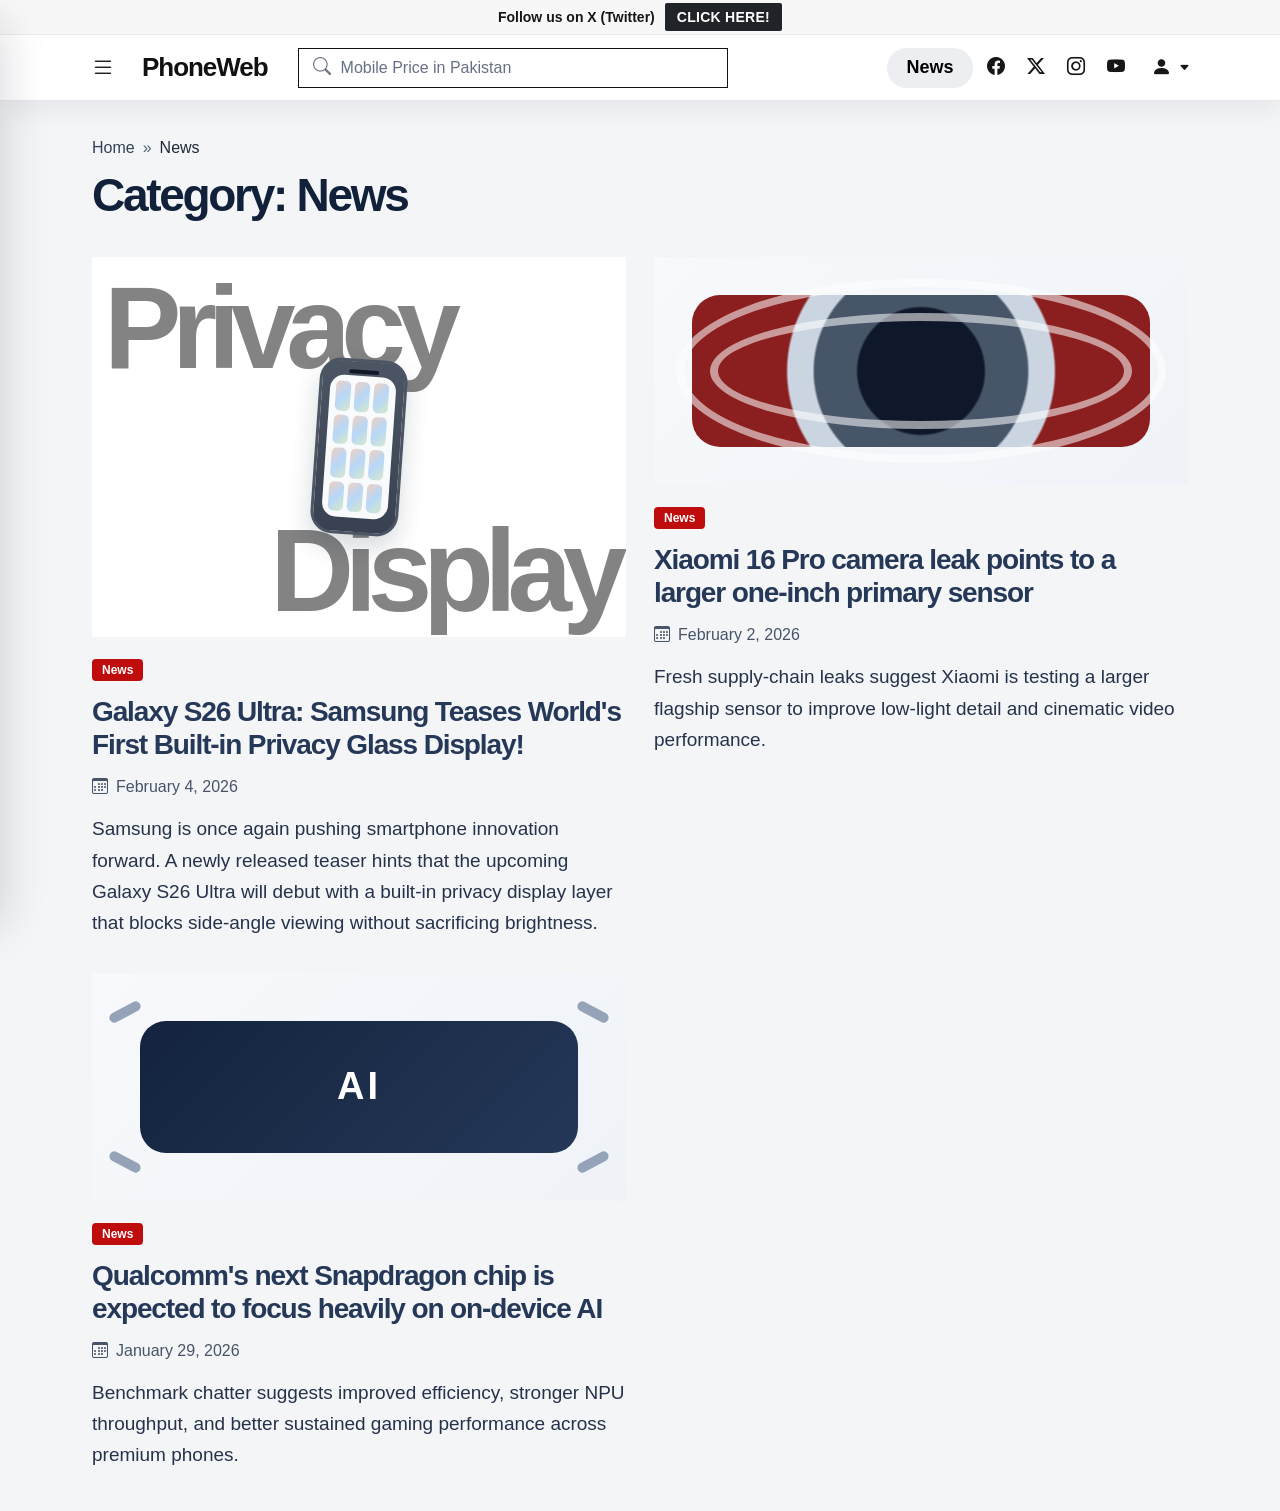
<file: latestnews.html>
<!DOCTYPE html>
<html lang="en">
<head>
    <meta charset="UTF-8">
    <meta name="viewport" content="width=device-width, initial-scale=1.0">
    <title>Document</title>
    <link href="css/bootstrap-all.css" rel="stylesheet">
    <link href="style.css" rel="stylesheet" />
</head>
<body>
    <header class="site-header fixed-top">
        <div class="header-topbar">
            <div class="container">
                <div class="topbar-inner">
                    <span>Follow us on X (Twitter)</span>
                    <a class="topbar-cta" href="#">CLICK HERE!</a>
                </div>
            </div>
        </div>

        <nav class="navbar navbar-expand-lg header-navbar">
            <div class="container header-row">
                <button class="navbar-toggler header-toggle border-0 shadow-none" id="menuOpenButton" type="button" aria-label="Open menu" aria-controls="siteDrawer" aria-expanded="false">
                    <i class="bi bi-list"></i>
                </button>

                <a class="navbar-brand brand-mark" href="#">
                    PhoneWeb
                </a>

                <div class="collapse navbar-collapse" id="headerNav">
                    <div class="header-search-wrap">
                        <form class="header-search" role="search">
                            <i class="bi bi-search"></i>
                            <input class="form-control border-0 shadow-none" type="search" placeholder="Mobile Price in Pakistan" aria-label="Search">
                        </form>
                    </div>

                    <ul class="navbar-nav header-actions ms-lg-auto">
                        <li class="nav-item">
                            <a class="nav-link news-pill active" href="#">News</a>
                        </li>
                        <li class="nav-item">
                            <a class="nav-link social-link" href="#" aria-label="Facebook">
                                <i class="bi bi-facebook"></i>
                            </a>
                        </li>
                        <li class="nav-item">
                            <a class="nav-link social-link" href="#" aria-label="X">
                                <i class="bi bi-twitter-x"></i>
                            </a>
                        </li>
                        <li class="nav-item">
                            <a class="nav-link social-link" href="#" aria-label="Instagram">
                                <i class="bi bi-instagram"></i>
                            </a>
                        </li>
                        <li class="nav-item">
                            <a class="nav-link social-link" href="#" aria-label="YouTube">
                                <i class="bi bi-youtube"></i>
                            </a>
                        </li>
                        <li class="nav-item account-item">
                            <a class="nav-link account-link" href="#">
                                <i class="bi bi-person-fill"></i>
                                <i class="bi bi-caret-down-fill account-caret"></i>
                            </a>
                        </li>
                    </ul>
                </div>
            </div>
        </nav>
    </header>

    <div class="site-drawer-backdrop" id="menuBackdrop"></div>
    <aside class="site-drawer" id="siteDrawer" aria-label="Site menu">
        <div class="site-drawer-header">
            <div class="site-drawer-brand">PhoneWeb</div>
            <button class="site-drawer-close" id="menuCloseButton" type="button" aria-label="Close menu">
                <i class="bi bi-arrow-left"></i>
            </button>
        </div>
        <ul class="site-drawer-menu" id="drawerMenu"></ul>
    </aside>

    <main class="page-shell news-page-shell">
        <section class="news-archive-section">
            <div class="container">
                <div class="news-archive-head">
                    <nav class="news-breadcrumb" aria-label="Breadcrumb">
                        <a href="index.html">Home</a>
                        <span>&raquo;</span>
                        <span>News</span>
                    </nav>
                    <h1>Category: News</h1>
                </div>

                <div class="news-list" id="newsList"></div>
            </div>
        </section>
    </main>

    <script src="js/bootstrap.bundle.min.js"></script>
    <script>
        const menuItems = [
            {
                type: 'accordion',
                label: 'Top Brands',
                icon: 'bi-phone',
                children: ['Apple', 'Samsung', 'Xiaomi', 'Vivo', 'Oppo']
            },
            {
                type: 'accordion',
                label: 'Budget',
                icon: 'bi-cash-stack',
                children: [
                    'Under Rs. 20,000',
                    'Rs. 20,000 - 40,000',
                    'Rs. 40,000 - 60,000',
                    'Rs. 60,000 - 100,000',
                    'Above Rs. 100,000'
                ]
            },
            { type: 'link', label: 'Phone Finder', icon: 'bi-search', href: '#' },
            { type: 'link', label: 'Latest Mobiles', icon: 'bi-stars', href: 'index.html' },
            { type: 'link', label: 'Upcoming Mobiles', icon: 'bi-calendar-event', href: '#' },
            { type: 'link', label: 'Latest News', icon: 'bi-newspaper', href: 'latestnews.html' },
            { type: 'link', label: 'Dashboard', icon: 'bi-grid-1x2-fill', href: 'dashboard.html' },
            { type: 'link', label: 'Contact Us', icon: 'bi-envelope', href: '#' }
        ];

        const drawerMenu = document.getElementById('drawerMenu');
        const drawer = document.getElementById('siteDrawer');
        const backdrop = document.getElementById('menuBackdrop');
        const openButton = document.getElementById('menuOpenButton');
        const closeButton = document.getElementById('menuCloseButton');

        function createMenuItem(item, index) {
            const listItem = document.createElement('li');
            listItem.className = 'site-drawer-item';

            if (item.type === 'accordion') {
                const button = document.createElement('button');
                button.className = 'site-drawer-toggle';
                button.type = 'button';
                button.setAttribute('aria-expanded', index === 0 ? 'true' : 'false');

                const content = document.createElement('span');
                content.className = 'site-drawer-main';
                content.innerHTML = `<i class="bi ${item.icon}"></i><span>${item.label}</span>`;

                const chevron = document.createElement('i');
                chevron.className = 'bi bi-chevron-down site-drawer-chevron';

                const submenu = document.createElement('div');
                submenu.className = `site-drawer-submenu${index === 0 ? ' open' : ''}`;

                item.children.forEach((child) => {
                    const link = document.createElement('a');
                    link.href = '#';
                    link.textContent = child;
                    submenu.appendChild(link);
                });

                button.append(content, chevron);
                button.addEventListener('click', () => {
                    const expanded = button.getAttribute('aria-expanded') === 'true';
                    button.setAttribute('aria-expanded', String(!expanded));
                    submenu.classList.toggle('open', !expanded);
                });

                listItem.append(button, submenu);
                return listItem;
            }

            const link = document.createElement('a');
            link.className = 'site-drawer-link';
            link.href = item.href;
            link.innerHTML = `<span class="site-drawer-main"><i class="bi ${item.icon}"></i><span>${item.label}</span></span>`;
            listItem.appendChild(link);
            return listItem;
        }

        function renderMenu() {
            drawerMenu.innerHTML = '';
            menuItems.forEach((item, index) => {
                drawerMenu.appendChild(createMenuItem(item, index));
            });
        }

        function setMenuState(open) {
            drawer.classList.toggle('active', open);
            backdrop.classList.toggle('active', open);
            openButton.setAttribute('aria-expanded', String(open));
            document.body.style.overflow = open ? 'hidden' : '';
        }

        openButton.addEventListener('click', () => setMenuState(true));
        closeButton.addEventListener('click', () => setMenuState(false));
        backdrop.addEventListener('click', () => setMenuState(false));

        document.addEventListener('keydown', (event) => {
            if (event.key === 'Escape') {
                setMenuState(false);
            }
        });

        renderMenu();

        const newsStorageKey = 'phoneWebNewsPosts';
        const newsList = document.getElementById('newsList');
        const fallbackNewsPosts = [
            {
                title: "Galaxy S26 Ultra: Samsung Teases World's First Built-in Privacy Glass Display!",
                description: 'Samsung is once again pushing smartphone innovation forward. A newly released teaser hints that the upcoming Galaxy S26 Ultra will debut with a built-in privacy display layer that blocks side-angle viewing without sacrificing brightness.',
                createdAt: '2026-02-04T00:00:00.000Z',
                featured: true,
                art: 'privacy'
            },
            {
                title: 'Xiaomi 16 Pro camera leak points to a larger one-inch primary sensor',
                description: 'Fresh supply-chain leaks suggest Xiaomi is testing a larger flagship sensor to improve low-light detail and cinematic video performance.',
                createdAt: '2026-02-02T00:00:00.000Z',
                art: 'camera'
            },
            {
                title: "Qualcomm's next Snapdragon chip is expected to focus heavily on on-device AI",
                description: 'Benchmark chatter suggests improved efficiency, stronger NPU throughput, and better sustained gaming performance across premium phones.',
                createdAt: '2026-01-29T00:00:00.000Z',
                art: 'chip'
            }
        ];

        function getStoredNewsPosts() {
            try {
                return JSON.parse(localStorage.getItem(newsStorageKey)) || [];
            } catch (error) {
                return [];
            }
        }

        function formatNewsDate(value) {
            const date = value ? new Date(value) : new Date();
            return date.toLocaleDateString('en-US', {
                year: 'numeric',
                month: 'long',
                day: 'numeric'
            });
        }

        function createFallbackArt(type, featured = false) {
            const wrapper = document.createElement('div');
            wrapper.className = `news-art ${type}-art`;
            wrapper.setAttribute('aria-hidden', 'true');

            if (type === 'privacy') {
                wrapper.classList.add('privacy-art');
                wrapper.innerHTML = `
                    <span class="privacy-word privacy-word-top">Privacy</span>
                    <div class="privacy-phone">
                        <div class="privacy-speaker"></div>
                        <div class="privacy-screen">
                            <span></span><span></span><span></span><span></span>
                            <span></span><span></span><span></span><span></span>
                            <span></span><span></span><span></span><span></span>
                        </div>
                    </div>
                    <span class="privacy-word privacy-word-bottom">Display</span>
                `;
                return wrapper;
            }

            if (type === 'camera') {
                wrapper.classList.add('camera-art');
                wrapper.innerHTML = '<div class="camera-disc"></div><div class="camera-ring ring-one"></div><div class="camera-ring ring-two"></div>';
                return wrapper;
            }

            wrapper.classList.add('chip-art');
            wrapper.innerHTML = '<div class="chip-core">AI</div><span class="chip-pin pin-top-left"></span><span class="chip-pin pin-top-right"></span><span class="chip-pin pin-bottom-left"></span><span class="chip-pin pin-bottom-right"></span>';
            return wrapper;
        }

        function createNewsCard(post, index) {
            const isFeatured = index === 0;
            const article = document.createElement('article');
            article.className = `news-card ${isFeatured ? 'news-card-featured' : 'news-card-inline'}`;

            const media = document.createElement('div');
            media.className = `news-media ${isFeatured ? '' : 'small-media'}`.trim();

            if (post.image) {
                const image = document.createElement('img');
                image.className = 'news-media-image';
                image.src = post.image;
                image.alt = post.title;
                media.appendChild(image);
            } else {
                media.appendChild(createFallbackArt(post.art || (isFeatured ? 'privacy' : 'camera'), isFeatured));
            }

            const body = document.createElement('div');
            body.className = 'news-card-body';

            const tag = document.createElement('span');
            tag.className = 'news-tag';
            tag.textContent = 'News';

            const title = document.createElement('h2');
            title.textContent = post.title;

            const meta = document.createElement('div');
            meta.className = 'news-meta';
            meta.innerHTML = `<span><i class="bi bi-calendar3"></i> ${formatNewsDate(post.createdAt)}</span>`;

            const description = document.createElement('p');
            description.textContent = post.description;

            body.append(tag, title, meta, description);
            article.append(media, body);
            return article;
        }

        function renderNewsPosts() {
            const storedPosts = getStoredNewsPosts();
            const posts = storedPosts.length ? storedPosts : fallbackNewsPosts;
            newsList.innerHTML = '';
            posts.forEach((post, index) => {
                newsList.appendChild(createNewsCard(post, index));
            });
        }

        renderNewsPosts();
        window.addEventListener('storage', renderNewsPosts);
        window.addEventListener('focus', renderNewsPosts);
    </script>
</body>
</html>
</file>
<file: style.css>
* {
    margin: 0;
    padding: 0;
    box-sizing: border-box;
}

.news-page-shell {
    padding-top: 28px;
}

.news-archive-section .container {
    max-width: 1120px;
}

.news-archive-head {
    display: flex;
    flex-direction: column;
    gap: 8px;
    margin-bottom: 34px;
}

.news-breadcrumb {
    display: flex;
    align-items: center;
    gap: 8px;
    color: #536176;
    font-size: 16px;
}

.news-breadcrumb a {
    color: #344054;
}

.news-breadcrumb span:last-child {
    color: #1f2937;
}

.news-archive-head h1 {
    margin: 0;
    color: #12213a;
    font-size: 46px;
    font-weight: 800;
    letter-spacing: -0.05em;
}

.news-list {
    display: flex;
    flex-wrap: wrap;
    gap: 34px 28px;
}

.news-card {
    display: flex;
    flex-direction: column;
    flex: 1 1 calc(50% - 14px);
    max-width: calc(50% - 14px);
    gap: 22px;
    padding: 0;
}

.news-media {
    display: flex;
    align-items: center;
    justify-content: center;
    min-height: 380px;
    overflow: hidden;
    background: #ffffff;
}

.news-media-image {
    width: 100%;
    height: 100%;
    object-fit: cover;
    display: block;
    border-radius: inherit;
}

.news-art {
    position: relative;
    width: 100%;
    height: 100%;
}

.privacy-art {
    display: flex;
    align-items: center;
    justify-content: center;
    min-height: 380px;
}

.privacy-word {
    position: absolute;
    left: 12px;
    color: rgba(34, 34, 34, 0.56);
    font-size: clamp(66px, 14vw, 116px);
    font-weight: 800;
    letter-spacing: -0.08em;
    line-height: 0.92;
}

.privacy-word-top {
    top: 18px;
}

.privacy-word-bottom {
    bottom: 12px;
    left: auto;
    right: 8px;
}

.privacy-phone {
    position: relative;
    z-index: 1;
    width: 88px;
    height: 176px;
    padding: 14px 8px;
    border: 3px solid #4b5563;
    border-radius: 22px;
    background: linear-gradient(180deg, #4b5563 0%, #374151 100%);
    box-shadow: 0 12px 24px rgba(15, 23, 42, 0.16);
    transform: rotate(4deg);
}

.privacy-speaker {
    position: absolute;
    top: 8px;
    left: 50%;
    width: 30px;
    height: 4px;
    border-radius: 999px;
    background: #111827;
    transform: translateX(-50%);
}

.privacy-screen {
    display: flex;
    flex-wrap: wrap;
    gap: 4px;
    width: 100%;
    height: 100%;
    padding: 6px;
    border-radius: 14px;
    background: #f8fafc;
}

.privacy-screen span {
    width: calc(33.333% - 3px);
    border-radius: 5px;
    background: linear-gradient(135deg, #f1d0c1 0%, #b7d7f8 50%, #d7e8cb 100%);
}

.news-card-body {
    display: flex;
    flex-direction: column;
    gap: 14px;
}

.news-tag {
    display: inline-flex;
    align-items: center;
    justify-content: center;
    width: fit-content;
    min-height: 22px;
    padding: 0 10px;
    border-radius: 4px;
    background: #bf0d0d;
    color: #ffffff;
    font-size: 12px;
    font-weight: 700;
}

.news-card-body h2 {
    margin: 0;
    max-width: 780px;
    color: #253858;
    font-size: 28px;
    font-weight: 800;
    letter-spacing: -0.04em;
    line-height: 1.18;
}

.news-meta {
    display: flex;
    align-items: center;
    gap: 12px;
    color: #475467;
    font-size: 16px;
}

.news-meta span {
    display: inline-flex;
    align-items: center;
    gap: 8px;
}

.news-card-body p {
    max-width: 760px;
    margin: 0;
    color: #25324a;
    font-size: 19px;
    line-height: 1.65;
}

.news-card-inline {
    flex-direction: column;
    align-items: stretch;
    gap: 22px;
}

.news-card-inline .news-card-body {
    flex: 1 1 auto;
}

.small-media {
    flex: 0 0 auto;
    width: 100%;
    min-height: 228px;
    border-radius: 0;
    background: linear-gradient(135deg, #f7f9fc 0%, #eff3f7 100%);
}

.camera-art,
.chip-art {
    min-height: 200px;
}

.camera-disc {
    position: absolute;
    inset: 38px;
    border-radius: 28px;
    background: radial-gradient(circle at center, #0f172a 0 26%, #475569 27% 44%, #cbd5e1 45% 55%, #8b1e1e 56% 100%);
}

.camera-ring {
    position: absolute;
    border: 8px solid rgba(255, 255, 255, 0.55);
    border-radius: 50%;
}

.ring-one {
    inset: 22px;
}

.ring-two {
    inset: 56px;
}

.chip-core {
    position: absolute;
    inset: 48px;
    display: flex;
    align-items: center;
    justify-content: center;
    border-radius: 26px;
    background: linear-gradient(135deg, #13233d 0%, #253858 100%);
    color: #ffffff;
    font-size: 38px;
    font-weight: 800;
    letter-spacing: 0.08em;
}

.chip-pin {
    position: absolute;
    width: 34px;
    height: 10px;
    border-radius: 999px;
    background: #94a3b8;
}

.pin-top-left {
    top: 34px;
    left: 16px;
    transform: rotate(-28deg);
}

.pin-top-right {
    top: 34px;
    right: 16px;
    transform: rotate(28deg);
}

.pin-bottom-left {
    bottom: 34px;
    left: 16px;
    transform: rotate(28deg);
}

.pin-bottom-right {
    bottom: 34px;
    right: 16px;
    transform: rotate(-28deg);
}

@media (max-width: 767.98px) {
    .news-page-shell {
        padding-top: 18px;
    }

    .news-archive-head {
        margin-bottom: 24px;
    }

    .news-archive-head h1 {
        font-size: 34px;
    }

    .news-media,
    .privacy-art {
        min-height: 300px;
    }

    .news-list {
        gap: 24px;
    }

    .news-card {
        flex-basis: 100%;
        max-width: 100%;
    }

    .privacy-phone {
        width: 74px;
        height: 150px;
    }

    .news-card-body h2 {
        font-size: 22px;
    }

    .news-card-body p {
        font-size: 17px;
    }

    .news-card-inline {
        flex-direction: column;
        align-items: stretch;
    }

    .small-media {
        width: 100%;
    }
}

@media (max-width: 575.98px) {
    .news-breadcrumb {
        font-size: 14px;
    }

    .news-archive-head h1 {
        font-size: 28px;
    }

    .privacy-word {
        left: 0;
        font-size: 74px;
    }

    .privacy-word-bottom {
        right: 0;
    }

    .news-media,
    .privacy-art {
        min-height: 250px;
    }

    .news-card {
        gap: 18px;
        padding-bottom: 22px;
    }

    .news-card-body {
        gap: 12px;
    }

    .news-card-body h2 {
        font-size: 18px;
    }

    .news-meta {
        font-size: 14px;
    }

    .news-card-body p {
        font-size: 15px;
    }
}

body {
    font-family: Arial, Helvetica, sans-serif;
    background: #f4f5f7;
    color: #161616;
    padding-top: 118px;
}

a {
    text-decoration: none;
}

.site-header {
    background: #ffffff;
    border-bottom: 1px solid #e7e7e7;
    box-shadow: 0 10px 24px rgba(15, 23, 42, 0.06);
}

.header-topbar {
    background: #f7f7f7;
    border-bottom: 1px solid #ebebeb;
}

.topbar-inner {
    min-height: 34px;
    display: flex;
    align-items: center;
    justify-content: center;
    gap: 10px;
    font-size: 14px;
    font-weight: 700;
}

.topbar-cta {
    display: inline-flex;
    align-items: center;
    justify-content: center;
    min-height: 28px;
    padding: 0 12px;
    border-radius: 2px;
    background: #202327;
    color: #ffffff;
    letter-spacing: 0.02em;
}

.header-navbar {
    background: #ffffff;
    padding: 8px 0;
}

.navbar-expand-lg .header-toggle {
    display: inline-flex;
}

.header-row {
    display: flex;
    align-items: center;
    gap: 18px;
}

.brand-mark {
    color: #111111;
    font-size: 26px;
    font-weight: 800;
    letter-spacing: -0.04em;
    margin-right: 12px;
}

.brand-mark:hover {
    color: #111111;
}

.header-toggle {
    display: inline-flex;
    width: 42px;
    height: 42px;
    align-items: center;
    justify-content: center;
    border-radius: 10px;
    color: #202124;
    font-size: 24px;
    transition: background-color 0.2s ease, color 0.2s ease, transform 0.2s ease;
}

.header-toggle:hover {
    background: #f1f3f5;
}

.header-toggle[aria-expanded="true"] {
    background: #202327;
    color: #ffffff;
    transform: scale(0.98);
}

.header-search-wrap {
    flex: 1 1 auto;
    max-width: 430px;
}

.header-search {
    min-height: 40px;
    display: flex;
    align-items: center;
    gap: 10px;
    padding: 0 14px;
    border: 1px solid #111111;
    background: #ffffff;
}

.header-search i {
    font-size: 18px;
    color: #6b7280;
}

.header-search .form-control {
    padding: 0;
    font-size: 16px;
    color: #475467;
    background: transparent;
}

.header-search .form-control::placeholder {
    color: #667085;
}

.header-actions {
    display: flex;
    align-items: center;
    gap: 6px;
}

.header-actions .nav-link {
    display: inline-flex;
    align-items: center;
    justify-content: center;
    min-height: 40px;
    padding: 0 10px;
    color: #161616;
    font-size: 18px;
}

.news-pill {
    min-width: 86px;
    border-radius: 999px;
    background: #f1f2f4;
    font-size: 16px;
    font-weight: 700;
    color: #4b5563;
}

.news-pill:hover,
.news-pill.active {
    background: #eceef1;
    color: #202327;
}

.social-link i {
    font-size: 18px;
}

.social-link:hover {
    color: #000000;
}

.account-item {
    margin-left: 4px;
}

.account-link {
    gap: 8px;
    color: #7b7f86;
}

.account-link .bi-person-fill {
    font-size: 20px;
}

.account-caret {
    font-size: 11px;
}

.site-drawer-backdrop {
    position: fixed;
    inset: 0;
    z-index: 1040;
    background: rgba(15, 23, 42, 0.52);
    opacity: 0;
    visibility: hidden;
    transition: opacity 0.28s ease, visibility 0.28s ease;
}

.site-drawer-backdrop.active {
    opacity: 1;
    visibility: visible;
}

.site-drawer {
    position: fixed;
    inset: 0 auto 0 0;
    z-index: 1045;
    width: min(300px, 84vw);
    display: flex;
    flex-direction: column;
    background: #ffffff;
    border-right: 1px solid #e6e8ec;
    box-shadow: 0 24px 44px rgba(15, 23, 42, 0.18);
    transform: translateX(-100%);
    transition: transform 0.32s ease;
}

.site-drawer.active {
    transform: translateX(0);
}

.site-drawer-header {
    display: flex;
    align-items: center;
    justify-content: space-between;
    padding: 18px 20px;
    border-bottom: 1px solid #eceff3;
}

.site-drawer-brand {
    color: #111111;
    font-size: 28px;
    font-weight: 800;
    letter-spacing: -0.05em;
}

.site-drawer-close {
    width: 42px;
    height: 42px;
    border: 0;
    background: transparent;
    color: #2f3640;
    font-size: 28px;
}

.site-drawer-menu {
    list-style: none;
    margin: 0;
    padding: 0;
    overflow-y: auto;
}

.site-drawer-item {
    border-bottom: 1px solid #eceff3;
}

.site-drawer-link,
.site-drawer-toggle {
    width: 100%;
    display: flex;
    align-items: center;
    justify-content: space-between;
    gap: 12px;
    padding: 16px 20px;
    border: 0;
    background: transparent;
    color: #2e3642;
    font-size: 16px;
    text-align: left;
}

.site-drawer-link {
    text-decoration: none;
}

.site-drawer-link:hover,
.site-drawer-toggle:hover {
    background: #f7f9fb;
    color: #111827;
}

.site-drawer-main {
    display: inline-flex;
    align-items: center;
    gap: 12px;
}

.site-drawer-main i {
    width: 22px;
    color: #111111;
    font-size: 20px;
}

.site-drawer-chevron {
    font-size: 14px;
    transition: transform 0.22s ease;
}

.site-drawer-toggle[aria-expanded="true"] .site-drawer-chevron {
    transform: rotate(180deg);
}

.site-drawer-submenu {
    max-height: 0;
    overflow: hidden;
    background: #fafbfc;
    transition: max-height 0.28s ease;
}

.site-drawer-submenu.open {
    max-height: 320px;
}

.site-drawer-submenu a {
    display: block;
    padding: 12px 20px 12px 54px;
    color: #526071;
    text-decoration: none;
    border-top: 1px solid #edf1f4;
}

.site-drawer-submenu a:hover {
    background: #f2f6fa;
    color: #111827;
}

.page-shell {
    min-height: calc(100vh - 118px);
    padding: 18px 0 40px;
}

.hero-section {
    padding-top: 6px;
}

.products-section {
    padding-top: 36px;
}

.section-heading {
    display: flex;
    align-items: end;
    justify-content: space-between;
    gap: 16px;
    margin-bottom: 22px;
}

.section-kicker {
    margin: 0 0 8px;
    color: #c21212;
    font-size: 13px;
    font-weight: 700;
    letter-spacing: 0.14em;
    text-transform: uppercase;
}

.section-title-main {
    margin: 0;
    color: #141414;
    font-size: 34px;
    font-weight: 800;
    letter-spacing: -0.04em;
}

.section-link {
    display: inline-flex;
    align-items: center;
    gap: 8px;
    padding: 12px 16px;
    border-radius: 999px;
    background: #ffffff;
    border: 1px solid #e7dede;
    color: #161616;
    font-weight: 700;
}

.product-card {
    height: 100%;
    overflow: hidden;
    border: 1px solid #eadfdf;
    background: #ffffff;
    box-shadow: 0 16px 30px rgba(17, 24, 39, 0.06);
    transition: transform 0.25s ease, box-shadow 0.25s ease;
}

.product-card:hover {
    transform: translateY(-4px);
    box-shadow: 0 24px 40px rgba(17, 24, 39, 0.12);
}

.product-card-media {
    aspect-ratio: 4 / 3;
    background: linear-gradient(135deg, #f8fbff 0%, #eef3f8 100%);
    border-bottom: 1px solid #edf1f4;
    overflow: hidden;
}

.product-card-media img {
    width: 100%;
    height: 100%;
    object-fit: cover;
    display: block;
}

.product-card-placeholder {
    width: 100%;
    height: 100%;
    display: grid;
    place-items: center;
    color: #a2afbf;
    font-size: 54px;
}

.product-card-body {
    padding: 20px;
}

.product-badge {
    display: inline-flex;
    align-items: center;
    min-height: 30px;
    padding: 0 12px;
    border-radius: 999px;
    background: #fff2f2;
    color: #c21212;
    font-size: 12px;
    font-weight: 700;
    letter-spacing: 0.06em;
    text-transform: uppercase;
}

.product-card-body h3 {
    margin: 14px 0 10px;
    color: #111827;
    font-size: 24px;
    font-weight: 800;
    letter-spacing: -0.04em;
}

.product-card-body p {
    margin: 0;
    color: #64748b;
    line-height: 1.75;
}

.product-card-footer {
    display: flex;
    align-items: center;
    justify-content: space-between;
    gap: 14px;
    margin-top: 18px;
    padding-top: 16px;
    border-top: 1px solid #eef2f6;
}

.product-card-footer strong {
    color: #c21212;
    font-size: 26px;
    font-weight: 800;
    letter-spacing: -0.04em;
}

.product-card-footer span {
    color: #94a3b8;
    font-size: 13px;
    font-weight: 700;
    text-transform: uppercase;
    letter-spacing: 0.08em;
}

.empty-products {
    min-height: 280px;
    display: grid;
    place-items: center;
    gap: 10px;
    padding: 32px 24px;
    text-align: center;
    background: #ffffff;
    border: 1px dashed #dfcfcf;
}

.empty-products i {
    color: #c7d0db;
    font-size: 52px;
}

.empty-products h3 {
    margin: 0;
    color: #111827;
    font-size: 28px;
    font-weight: 800;
    letter-spacing: -0.04em;
}

.empty-products p {
    max-width: 520px;
    margin: 0;
    color: #64748b;
    line-height: 1.8;
}

.empty-products a {
    display: inline-flex;
    align-items: center;
    justify-content: center;
    min-height: 46px;
    padding: 0 22px;
    border-radius: 999px;
    background: #c30606;
    color: #ffffff;
    font-weight: 700;
}

.hero-showcase,
.finder-card {
    height: 100%;
    background: #ffffff;
    border: 1px solid #ecdedd;
}

.hero-showcase {
    position: relative;
    min-height: 268px;
    padding: 28px 92px 38px;
    overflow: hidden;
}

.hero-slides {
    position: relative;
    width: 100%;
    min-height: 200px;
}

.hero-slide {
    position: absolute;
    inset: 0;
    display: grid;
    grid-template-columns: 250px 1fr;
    align-items: center;
    gap: 24px;
    opacity: 0;
    visibility: hidden;
    transform: translateX(24px);
    transition: opacity 0.35s ease, transform 0.35s ease, visibility 0.35s ease;
}

.hero-slide.active {
    opacity: 1;
    visibility: visible;
    transform: translateX(0);
}

.device-stack {
    position: relative;
    width: 220px;
    height: 220px;
    margin: 0 auto;
}

.tablet-frame,
.phone-frame {
    position: absolute;
    background: #0f1115;
    border-radius: 14px;
    box-shadow: 0 14px 24px rgba(0, 0, 0, 0.28);
}

.tablet-frame {
    width: 152px;
    height: 228px;
    left: 28px;
    top: -8px;
    transform: rotate(-2deg);
    padding: 10px;
}

.phone-frame {
    width: 82px;
    height: 152px;
    right: 8px;
    bottom: 8px;
    border-radius: 18px;
    transform: rotate(-1deg);
    padding: 8px 6px;
}

.device-screen {
    width: 100%;
    height: 100%;
    background: linear-gradient(180deg, #ffffff 0%, #f3f6f9 100%);
    border-radius: 10px;
    overflow: hidden;
}

.screen-topbar {
    height: 20px;
    background: linear-gradient(180deg, #fafafa 0%, #f0f3f5 100%);
    border-bottom: 1px solid #e7eaef;
}

.screen-grid {
    display: grid;
    grid-template-columns: repeat(3, 1fr);
    gap: 8px;
    padding: 12px;
}

.screen-grid span,
.phone-lines span {
    display: block;
    border-radius: 999px;
    background: #dbe2ea;
}

.screen-grid span {
    height: 26px;
}

.screen-grid span:nth-child(3n + 1) {
    background: #c7dcfa;
}

.screen-grid span:nth-child(3n + 2) {
    background: #f8d1d1;
}

.screen-grid span:nth-child(3n) {
    background: #d4efe0;
}

.alt-layout .phone-preview {
    background: linear-gradient(135deg, #ffddb7 0%, #ff9f7c 52%, #ff6a55 100%);
}

.alt-layout .screen-grid span:nth-child(3n + 1) {
    background: #ffe3cf;
}

.alt-layout .screen-grid span:nth-child(3n + 2) {
    background: #ffd0d9;
}

.alt-layout .screen-grid span:nth-child(3n) {
    background: #ffeaa7;
}

.warm-layout .phone-preview {
    background: linear-gradient(135deg, #c7f0da 0%, #69d6b0 52%, #2ea88a 100%);
}

.warm-layout .screen-grid span:nth-child(3n + 1) {
    background: #d4ebff;
}

.warm-layout .screen-grid span:nth-child(3n + 2) {
    background: #c6f0db;
}

.warm-layout .screen-grid span:nth-child(3n) {
    background: #f8d7c8;
}

.phone-product {
    padding: 10px 8px 8px;
}

.phone-preview {
    height: 60px;
    border-radius: 12px;
    background: linear-gradient(135deg, #c8e0ff 0%, #8ea3f9 52%, #5867c2 100%);
    margin-bottom: 10px;
}

.phone-lines {
    display: grid;
    gap: 6px;
}

.phone-lines span:nth-child(1) {
    height: 10px;
    width: 86%;
}

.phone-lines span:nth-child(2) {
    height: 10px;
    width: 70%;
}

.phone-lines span:nth-child(3) {
    height: 8px;
    width: 92%;
}

.phone-lines span:nth-child(4) {
    height: 8px;
    width: 58%;
}

.hero-copy h1 {
    margin: 0;
    color: #c21212;
    font-size: 34px;
    font-weight: 800;
    letter-spacing: -0.04em;
}

.hero-copy p {
    margin: 2px 0 0;
    color: #252525;
    font-size: 16px;
}

.hero-nav {
    position: absolute;
    top: 50%;
    transform: translateY(-50%);
    width: 30px;
    height: 50px;
    border: 0;
    background: #c8c8c8;
    color: #ffffff;
    display: inline-flex;
    align-items: center;
    justify-content: center;
    font-size: 24px;
}

.hero-nav-prev {
    left: 0;
}

.hero-nav-next {
    right: 0;
}

.hero-dots {
    position: absolute;
    left: 50%;
    bottom: 10px;
    transform: translateX(-50%);
    display: flex;
    align-items: center;
    gap: 6px;
    z-index: 2;
}

.hero-dot {
    width: 8px;
    height: 8px;
    padding: 0;
    border: 0;
    border-radius: 999px;
    background: #bbb;
    transition: width 0.2s ease, background-color 0.2s ease;
}

.hero-dot.active {
    width: 14px;
    background: #4a4a4a;
}

.finder-card {
    min-height: 268px;
    padding: 16px 22px 18px;
}

.finder-card h2 {
    margin: 0 0 10px;
    color: #1f2733;
    font-size: 24px;
    font-weight: 500;
    letter-spacing: -0.03em;
}

.finder-label {
    margin-bottom: 14px;
    color: #222;
    font-size: 16px;
}

.price-slider {
    position: relative;
    height: 28px;
    margin-bottom: 8px;
}

.price-track,
.price-progress {
    position: absolute;
    top: 12px;
    height: 6px;
    border-radius: 999px;
}

.price-track {
    left: 6px;
    right: 6px;
    background: #dadada;
}

.price-progress {
    background: #b90808;
    left: 0;
    width: 100%;
}

.range-input {
    position: absolute;
    left: 0;
    width: 100%;
    height: 28px;
    margin: 0;
    background: transparent;
    pointer-events: none;
    -webkit-appearance: none;
    appearance: none;
}

.range-input::-webkit-slider-thumb {
    width: 24px;
    height: 24px;
    border: 1px solid #cbcbcb;
    border-radius: 50%;
    background: #ffffff;
    box-shadow: 0 1px 3px rgba(0, 0, 0, 0.18);
    pointer-events: auto;
    -webkit-appearance: none;
    appearance: none;
}

.range-input::-moz-range-thumb {
    width: 24px;
    height: 24px;
    border: 1px solid #cbcbcb;
    border-radius: 50%;
    background: #ffffff;
    box-shadow: 0 1px 3px rgba(0, 0, 0, 0.18);
    pointer-events: auto;
}

.range-input::-webkit-slider-runnable-track {
    background: transparent;
}

.range-input::-moz-range-track {
    background: transparent;
}

.price-limits {
    display: flex;
    align-items: center;
    justify-content: space-between;
    margin-bottom: 28px;
    color: #9399a4;
    font-size: 14px;
}

.price-boxes {
    display: grid;
    grid-template-columns: 1fr auto 1fr;
    align-items: center;
    gap: 12px;
    margin-bottom: 20px;
}

.price-box {
    width: 100%;
    height: 30px;
    border: 0;
    background: #f4f4f4;
    color: #000000;
    font-size: 18px;
    text-align: center;
}

.price-separator {
    color: #212121;
    font-size: 17px;
}

.finder-button {
    min-height: 48px;
    display: flex;
    align-items: center;
    justify-content: center;
    gap: 4px;
    background: #c30606;
    color: #ffffff;
    font-size: 16px;
    font-weight: 700;
    border-radius: 3px;
}

.finder-button:hover {
    background: #a90707;
    color: #ffffff;
}

@media (max-width: 991.98px) {
    body {
        padding-top: 134px;
    }

    .header-row {
        gap: 12px;
    }

    .brand-mark {
        font-size: 24px;
        margin-right: auto;
    }

    .navbar-collapse {
        flex-basis: 100%;
        margin-top: 12px;
        padding: 16px;
        border: 1px solid #e5e7eb;
        border-radius: 16px;
        background: #ffffff;
        box-shadow: 0 16px 40px rgba(15, 23, 42, 0.08);
    }

    .header-search-wrap {
        max-width: none;
        width: 100%;
        margin-bottom: 12px;
    }

    .header-actions {
        width: 100%;
        align-items: stretch;
        gap: 8px;
    }

    .header-actions .nav-link {
        justify-content: flex-start;
        padding: 10px 12px;
        border-radius: 12px;
        background: #f8fafc;
    }

    .news-pill {
        width: 100%;
        justify-content: center;
    }

    .hero-showcase,
    .finder-card {
        min-height: auto;
    }

    .hero-showcase {
        padding: 32px 24px 40px;
    }

    .hero-slide {
        position: relative;
        inset: auto;
        grid-template-columns: 1fr;
        text-align: center;
        gap: 18px;
        opacity: 0;
        visibility: hidden;
        display: none;
    }

    .hero-slide.active {
        display: grid;
        opacity: 1;
        visibility: visible;
    }

    .hero-copy h1 {
        font-size: 30px;
    }

    .hero-nav {
        display: none;
    }

    .section-heading {
        align-items: start;
        flex-direction: column;
    }
}

@media (max-width: 575.98px) {
    body {
        padding-top: 138px;
    }

    .topbar-inner {
        flex-wrap: wrap;
        gap: 6px;
        padding: 6px 0;
        font-size: 12px;
    }

    .brand-mark {
        font-size: 20px;
    }

    .header-search {
        min-height: 44px;
    }

    .page-shell {
        padding-bottom: 24px;
    }

    .hero-showcase {
        padding: 24px 18px 34px;
    }

    .device-stack {
        width: 180px;
        height: 190px;
    }

    .tablet-frame {
        width: 128px;
        height: 194px;
        left: 18px;
    }

    .phone-frame {
        width: 72px;
        height: 132px;
        right: 0;
    }

    .hero-copy h1 {
        font-size: 26px;
    }

    .hero-copy p {
        font-size: 14px;
    }

    .finder-card {
        padding: 16px;
    }

    .finder-card h2 {
        font-size: 22px;
    }

    .section-title-main {
        font-size: 28px;
    }

    .price-boxes {
        gap: 8px;
    }

    .price-box {
        font-size: 16px;
    }

    .product-card-body {
        padding: 16px;
    }

    .product-card-body h3 {
        font-size: 22px;
    }

    .product-card-footer {
        align-items: start;
        flex-direction: column;
    }
}
</file>
